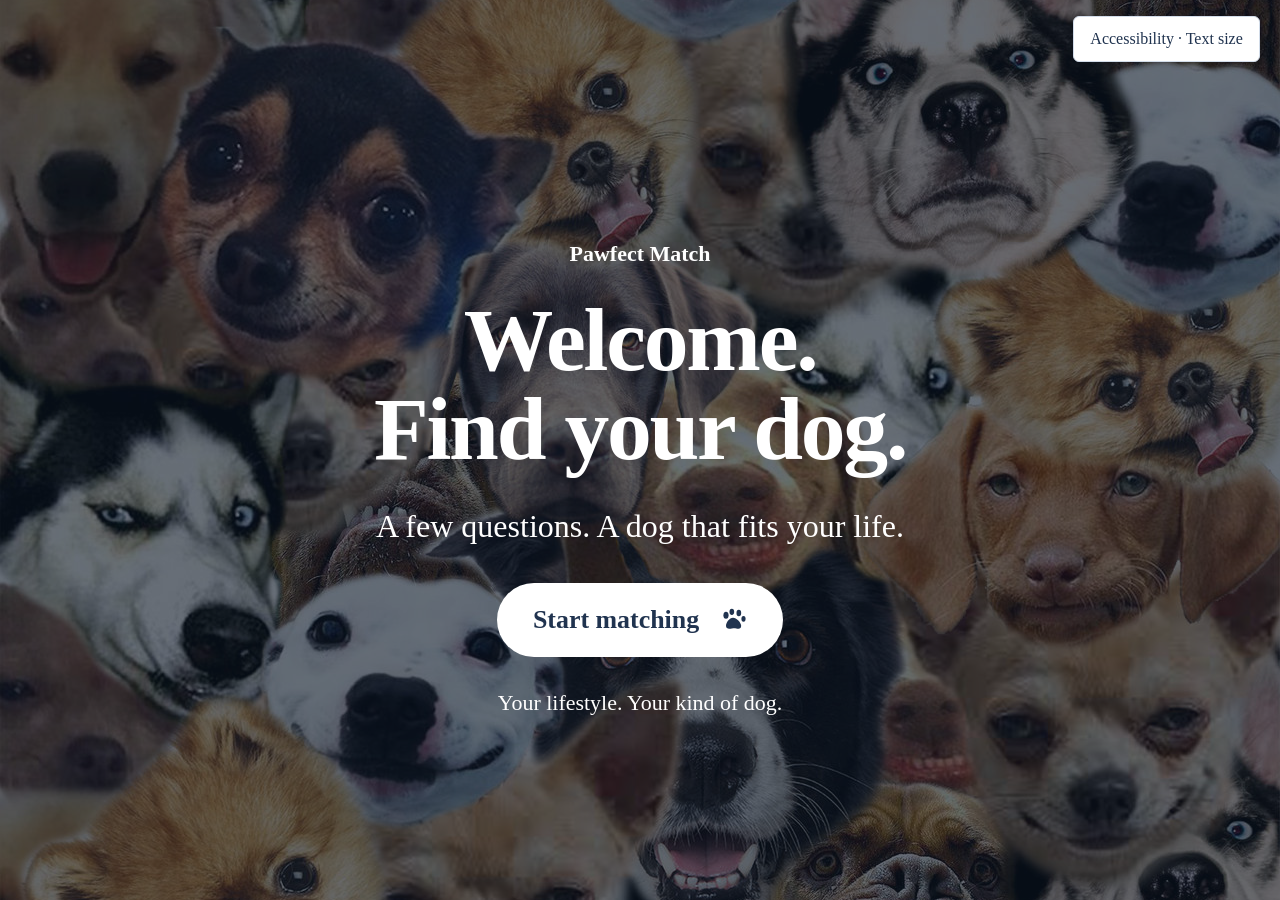
<file: public/index.html>
<!doctype html><html lang="en"><head><meta charset="utf-8"><meta name="viewport" content="width=device-width,initial-scale=1"><meta name="description" content="Find a dog who fits your life. Answer a few questions, swipe through dogs, save favorites, and compare your top picks."><title>Pawfect Match · Find your kind of dog</title><link rel="stylesheet" href="experience.css?v=70"><script type="module" src="experience.js?v=72"></script></head><body>
<a class="skip" href="#main">Skip to content</a>
<div class="mobile-header"><a class="wordmark" href="#welcome">Pawfect Match<span>.</span></a><button id="menu-toggle" aria-expanded="false" aria-controls="sidebar">Menu</button></div>
<aside id="sidebar" class="sidebar"><a class="wordmark" href="#welcome">Pawfect<br>Match<span>.</span></a><nav aria-label="Main navigation"><a href="#quiz" data-route="quiz">Your questionnaire <span id="nav-progress"></span></a><a href="#discover" data-route="discover">Swipe dogs</a><a href="#dogs" data-route="dogs">Your dogs</a><a href="#shortlist" data-route="shortlist">Final dogs <span id="nav-favorites"></span></a><a href="#compare" data-route="compare">Compare <span id="nav-compare"></span></a></nav><div class="sidebar-foot"><button id="settings-open">Accessibility &amp; settings</button><button id="theme-toggle" aria-pressed="false"></button><button id="credits-open">Scoring &amp; photo credits</button><p>Answers stay on this device.</p></div></aside>
<main id="main" tabindex="-1"><section id="screen"></section></main>
<dialog id="dog-dialog" aria-labelledby="dog-dialog-title"><div id="dog-dialog-content"></div></dialog>
<dialog id="pick-dialog" aria-labelledby="pick-title"><div id="confetti" aria-hidden="true"></div><div class="dialog-header"><h2 id="pick-title"></h2><button data-close="pick-dialog">Close</button></div><p id="pick-copy"></p><img id="pick-photo" alt=""><div class="dialog-actions"><button id="confirm-pick" class="primary">Mark as top pick</button><button data-close="pick-dialog">Keep exploring</button></div></dialog>
<dialog id="settings-dialog" aria-labelledby="settings-title"><div class="dialog-header"><h2 id="settings-title">Make it comfortable.</h2><button data-close="settings-dialog">Close</button></div><p>Your preferences are saved on this device.</p><button id="settings-theme">Switch to dark mode</button><h3>Text size</h3><div class="font-controls"><button id="smaller" aria-label="Make text smaller">A−</button><output id="font-size" aria-live="polite">100%</output><button id="larger" aria-label="Make text larger">A+</button></div><button id="reset-size">Reset text size</button><label class="check"><input type="checkbox" id="motion"> Reduce animation</label><section class="reset-area"><h3>Your answers</h3><p>Start the questionnaire again and keep your saved dogs.</p><button class="answer-action" data-reset-answers>Reset answers</button></section><section class="reset-area"><h3>A fresh start</h3><p>Clear your answers, favorites, comparison, and top pick.</p><button id="reset-open">Reset questionnaire &amp; dogs</button></section></dialog>
<dialog id="answers-reset-dialog" aria-labelledby="answers-reset-title"><div class="dialog-header"><h2 id="answers-reset-title">Reset your answers?</h2></div><p>This clears your questionnaire and starts a fresh swipe round. Your favorites, comparison selections, top pick, and appearance settings are kept.</p><div class="dialog-actions"><button id="answers-reset-confirm" class="primary">Yes, reset answers</button><button data-close="answers-reset-dialog" autofocus>Keep my answers</button></div></dialog>
<dialog id="reset-dialog" aria-labelledby="reset-title"><h2 id="reset-title">Start fresh?</h2><p>This clears its answers, favorites, comparison, and top pick. Your appearance settings will be kept.</p><div class="dialog-actions"><button id="reset-confirm" class="primary">Yes, start fresh</button><button data-close="reset-dialog">Keep my choices</button></div></dialog>
<dialog id="credits-dialog" aria-labelledby="credits-title"><div class="dialog-header"><h2 id="credits-title">Behind the matches</h2><button data-close="credits-dialog">Close</button></div><div id="credits-content"><details><summary>How scoring works &amp; sources</summary><p>Scores combine activity, enrichment, space, size, grooming, shedding, and experience with your selected coat and household preferences. Default weights are activity 25, enrichment 15, space 10, size 15, grooming 15, shedding 10, and experience 10. A coat preference adds weight 30; children and pets add 15 each when selected; quieter dogs, visitor sociability, and less drool add 10 each when selected. Your priority doubles its relevant base weights, then the score is normalized. Household and coat traits are authored teaching estimates, not safety guarantees or official breed ratings. Strong profile fit means at least 85% with no modeled gaps; scores of at least 70% with gaps are labeled good fit with trade-offs. Lower scores or less than half the activity or training target are labeled needs changes to fit. Fluffy-only and shorter-coat-only choices filter the live shortlist and swipe deck; the full catalog remains available with mismatches labeled. Coat fullness 0 means sleek, 1 short/wiry, 2 full/feathered, and 3 very full/curly. Grooming can change appearance.</p><p>Numerical profiles are authored teaching estimates, not AKC ratings. General breed descriptions are informed by the American Kennel Club: <a href="https://www.akc.org/dog-breeds/havanese/">Havanese</a>, <a href="https://www.akc.org/dog-breeds/whippet/">Whippet</a>, <a href="https://www.akc.org/dog-breeds/Labrador-retriever/">Labrador Retriever</a>, <a href="https://www.akc.org/dog-breeds/poodle-standard/">Standard Poodle</a>, <a href="https://www.akc.org/dog-breeds/border-collie/">Border Collie</a>, and <a href="https://www.akc.org/dog-breeds/greyhound/">Greyhound</a>. Additional profiles: <a href="https://www.akc.org/dog-breeds/samoyed/">Samoyed</a>, <a href="https://www.petmd.com/dog/breeds/aussiedoodle">Aussiedoodle</a>, <a href="https://www.akc.org/dog-breeds/golden-retriever/">Golden Retriever</a>, <a href="https://www.petmd.com/dog/breeds/goldendoodle">Goldendoodle</a>, <a href="https://vcahospitals.com/know-your-pet/jack-russell-terrier">Jack Russell Terrier</a>, <a href="https://www.akc.org/dog-breeds/beagle/">Beagle</a>, <a href="https://www.akc.org/dog-breeds/boxer/">Boxer</a>, <a href="https://www.akc.org/dog-breeds/dachshund/">Dachshund</a>, <a href="https://www.akc.org/dog-breeds/chihuahua/">Chihuahua</a>, <a href="https://www.akc.org/dog-breeds/shih-tzu/">Shih Tzu</a>, <a href="https://www.akc.org/dog-breeds/maltese/">Maltese</a>, <a href="https://www.akc.org/dog-breeds/bichon-frise/">Bichon Frise</a>, <a href="https://www.akc.org/dog-breeds/pomeranian/">Pomeranian</a>, <a href="https://www.akc.org/dog-breeds/yorkshire-terrier/">Yorkshire Terrier</a>, <a href="https://www.akc.org/dog-breeds/miniature-schnauzer/">Miniature Schnauzer</a>, <a href="https://www.akc.org/dog-breeds/pembroke-welsh-corgi/">Pembroke Welsh Corgi</a>, <a href="https://www.akc.org/dog-breeds/shiba-inu/">Shiba Inu</a>, <a href="https://www.akc.org/dog-breeds/siberian-husky/">Siberian Husky</a>, <a href="https://www.akc.org/dog-breeds/alaskan-malamute/">Alaskan Malamute</a>, <a href="https://www.akc.org/dog-breeds/german-shepherd-dog/">German Shepherd</a>, <a href="https://www.akc.org/dog-breeds/australian-shepherd/">Australian Shepherd</a>, <a href="https://www.akc.org/dog-breeds/bernese-mountain-dog/">Bernese Mountain Dog</a>, <a href="https://www.akc.org/dog-breeds/newfoundland/">Newfoundland</a>, <a href="https://www.akc.org/dog-breeds/great-pyrenees/">Great Pyrenees</a>, <a href="https://www.akc.org/dog-breeds/saint-bernard/">Saint Bernard</a>, <a href="https://www.akc.org/dog-breeds/great-dane/">Great Dane</a>, <a href="https://www.akc.org/dog-breeds/doberman-pinscher/">Doberman Pinscher</a>, <a href="https://www.akc.org/dog-breeds/rottweiler/">Rottweiler</a>, <a href="https://www.akc.org/dog-breeds/dalmatian/">Dalmatian</a>, <a href="https://www.akc.org/dog-breeds/vizsla/">Vizsla</a>, <a href="https://www.akc.org/dog-breeds/weimaraner/">Weimaraner</a>, <a href="https://www.akc.org/dog-breeds/english-cocker-spaniel/">English Cocker Spaniel</a>, <a href="https://www.akc.org/dog-breeds/english-springer-spaniel/">English Springer Spaniel</a>, <a href="https://www.akc.org/dog-breeds/cavalier-king-charles-spaniel/">Cavalier King Charles Spaniel</a>, <a href="https://www.akc.org/dog-breeds/papillon/">Papillon</a>, <a href="https://www.akc.org/dog-breeds/boston-terrier/">Boston Terrier</a>, <a href="https://www.akc.org/dog-breeds/french-bulldog/">French Bulldog</a>, <a href="https://www.akc.org/dog-breeds/bulldog/">Bulldog</a>, <a href="https://www.akc.org/dog-breeds/pug/">Pug</a>, <a href="https://www.akc.org/dog-breeds/poodle-miniature/">Miniature Poodle</a>, <a href="https://www.akc.org/dog-breeds/poodle-toy/">Toy Poodle</a>, <a href="https://www.akc.org/dog-breeds/border-terrier/">Border Terrier</a>, <a href="https://www.akc.org/dog-breeds/west-highland-white-terrier/">West Highland White Terrier</a>, <a href="https://www.akc.org/dog-breeds/scottish-terrier/">Scottish Terrier</a>, <a href="https://www.akc.org/dog-breeds/shetland-sheepdog/">Shetland Sheepdog</a>. Coat and household traits are simplified teaching estimates. Terrier is represented by a Jack Russell Terrier; doodle size and coat traits vary. Reviewed October 20, 2026.</p><p>Dog photographs from Wikimedia Commons and one user-provided Aussiedoodle photo; displayed crops may differ from originals. Source pages retain original files and license details:</p><ul><li><a href="https://commons.wikimedia.org/wiki/File:A_havanese_dog_in_Finland.jpg">A havanese dog in Finland.jpg</a> — ThePointyHatGnome · <a href="http://creativecommons.org/publicdomain/zero/1.0/deed.en">CC0</a>.</li><li><a href="https://commons.wikimedia.org/wiki/File:DSC09611a_Search_and_Rescue_Dog,_Austrian_Red_Cross_Perchtoldsdorf,_2024-10.jpg">DSC09611a Search and Rescue Dog, Austrian Red Cross Perchtoldsdorf, 2024-10.jpg</a> — Aciarium · <a href="https://creativecommons.org/licenses/by/4.0">CC BY 4.0</a>.</li><li><a href="https://commons.wikimedia.org/wiki/File:Border_Collie_with_Heterochromia_2.jpg">Border Collie with Heterochromia 2.jpg</a> — 7575u · <a href="https://creativecommons.org/licenses/by-sa/4.0">CC BY-SA 4.0</a>.</li><li><a href="https://commons.wikimedia.org/wiki/File:Standard_Poodle_portrait.jpg">Standard Poodle portrait.jpg</a> — Flickr user John Leslie · <a href="https://creativecommons.org/licenses/by/2.0">CC BY 2.0</a>.</li><li><a href="https://commons.wikimedia.org/wiki/File:Whippet_profil_rybnik_-_kamien_p.jpg">Whippet profil rybnik - kamien p.jpg</a> — Pleple2000 · <a href="https://creativecommons.org/licenses/by-sa/4.0">CC BY-SA 4.0</a>.</li><li><a href="https://commons.wikimedia.org/wiki/File:A_greyhound_displays_a_martingale_collar.jpg">A greyhound displays a martingale collar.jpg</a> — Supreme Chungus · <a href="https://creativecommons.org/licenses/by-sa/4.0">CC BY-SA 4.0</a>.</li><li><a href="https://commons.wikimedia.org/wiki/File:Samoyed_dog_two_year_old_female_dllu.jpg">Samoyed dog two year old female dllu.jpg</a> — Dllu · <a href="https://creativecommons.org/licenses/by-sa/4.0">CC BY-SA 4.0</a>.</li><li><a href="https://commons.wikimedia.org/wiki/File:D%C3%BClmen,_Hausd%C3%BClmen,_Golden_Retriever_--_2022_--_5945.jpg">Dülmen, Hausdülmen, Golden Retriever -- 2022 -- 5945.jpg</a> — Dietmar Rabich · <a href="https://creativecommons.org/licenses/by-sa/4.0">CC BY-SA 4.0</a>.</li><li><a href="https://commons.wikimedia.org/wiki/File:Goldendoodle_(Chase_Bohannon).png">Goldendoodle (Chase Bohannon).png</a> — Chase Bohannon · <a href="http://creativecommons.org/publicdomain/zero/1.0/deed.en">CC0</a>.</li><li><a href="https://commons.wikimedia.org/wiki/File:Skipper_Jack_Russell_Terrier.JPG">Skipper Jack Russell Terrier.JPG</a> — DuncanMcC · Public domain.</li><li>Aussiedoodle: photo provided by the user and used at their request.</li><li><a href="https://commons.wikimedia.org/wiki/File:Beagle_600.jpg">Beagle 600.jpg</a> — See source · <a href="http://creativecommons.org/licenses/by-sa/3.0/">CC BY-SA 3.0</a>.</li><li><a href="https://commons.wikimedia.org/wiki/File:Male_fawn_Boxer_undocked.jpg">Male fawn Boxer undocked.jpg</a> — Mood210 · <a href="https://creativecommons.org/licenses/by-sa/3.0">CC BY-SA 3.0</a>.</li><li><a href="https://commons.wikimedia.org/wiki/File:%EB%8B%A5%EC%8A%A4%ED%9B%88%ED%8A%B8(%EB%8B%A8%EB%AA%A8%EC%A2%85)_(Dachshund_(Short)).jpg">닥스훈트(단모종) (Dachshund (Short)).jpg</a> — Katemil94 · <a href="https://creativecommons.org/licenses/by-sa/4.0">CC BY-SA 4.0</a>.</li><li><a href="https://commons.wikimedia.org/wiki/File:Shihtzu_(cropped).jpg">Shihtzu (cropped).jpg</a> — Canino21 · Public domain.</li><li><a href="https://commons.wikimedia.org/wiki/File:Maltese_600.jpg">Maltese 600.jpg</a> — Sannse · <a href="http://creativecommons.org/licenses/by-sa/3.0/">CC BY-SA 3.0</a>.</li><li><a href="https://commons.wikimedia.org/wiki/File:Bichon_Fris%C3%A9_-_studdogbichon.jpg">Bichon Frisé - studdogbichon.jpg</a> — Heike Andres · <a href="https://creativecommons.org/licenses/by-sa/3.0/de/deed.en">CC BY-SA 3.0 de</a>.</li><li><a href="https://commons.wikimedia.org/wiki/File:Pomeranian.JPG">Pomeranian.JPG</a> — Blackoranges · Public domain.</li><li><a href="https://commons.wikimedia.org/wiki/File:(2_version)_Grupp_3,_YORKSHIRETERRIER,_NO_UCH_SE_UCH_Oxzar_Amazing_Bel%E2%80%99s_Toffy_(24310212305).jpg">(2 version) Grupp 3, YORKSHIRETERRIER, NO UCH SE UCH Oxzar Amazing Bel’s Toffy (24310212305).jpg</a> — Svenska Mässan from Sweden · <a href="https://creativecommons.org/licenses/by-sa/4.0">CC BY-SA 4.0</a>.</li><li><a href="https://commons.wikimedia.org/wiki/File:Miniature_Schnauzer_salt_%26_pepper_(cropped).jpg">Miniature Schnauzer salt &amp; pepper (cropped).jpg</a> — Canarian · <a href="https://creativecommons.org/licenses/by-sa/3.0">CC BY-SA 3.0</a>.</li><li><a href="https://commons.wikimedia.org/wiki/File:Welsh_Pembroke_Corgi.jpg">Welsh Pembroke Corgi.jpg</a> — Dog breed facts · <a href="https://creativecommons.org/licenses/by-sa/4.0">CC BY-SA 4.0</a>.</li><li><a href="https://commons.wikimedia.org/wiki/File:Taka_Shiba.jpg">Taka Shiba.jpg</a> — Takashiba at English Wikipedia · Public domain.</li><li><a href="https://commons.wikimedia.org/wiki/File:Husky_L.jpg">Husky L.jpg</a> — xJaM (talk · contribs) · <a href="http://creativecommons.org/licenses/by-sa/3.0/">CC BY-SA 3.0</a>.</li><li><a href="https://commons.wikimedia.org/wiki/File:Alaskan_Malamute.jpg">Alaskan Malamute.jpg</a> — SCMW · <a href="https://creativecommons.org/licenses/by/3.0">CC BY 3.0</a>.</li><li><a href="https://commons.wikimedia.org/wiki/File:German_Shepherd_-_DSC_0346_(10096362833).jpg">German Shepherd - DSC 0346 (10096362833).jpg</a> — gomagoti · <a href="https://creativecommons.org/licenses/by-sa/2.5">CC BY-SA 2.5</a>.</li><li><a href="https://commons.wikimedia.org/wiki/File:Australian_Shepherd_red_bi.JPG">Australian Shepherd red bi.JPG</a> — Trickdog-Fina · <a href="https://creativecommons.org/licenses/by-sa/3.0">CC BY-SA 3.0</a>.</li><li><a href="https://commons.wikimedia.org/wiki/File:3-BerneseMountainDogInGrass.jpg">3-BerneseMountainDogInGrass.jpg</a> — FriendlyToaster · <a href="https://creativecommons.org/licenses/by/4.0">CC BY 4.0</a>.</li><li><a href="https://commons.wikimedia.org/wiki/File:Newfoundland_dog_Smoky.jpg">Newfoundland dog Smoky.jpg</a> — Flickr user DanDee Shots · <a href="https://creativecommons.org/licenses/by/2.0">CC BY 2.0</a>.</li><li><a href="https://commons.wikimedia.org/wiki/File:Great_Pyrenees_Mountain_Dog_2.png">Great Pyrenees Mountain Dog 2.png</a> — HeartSpoon · <a href="https://creativecommons.org/licenses/by-sa/4.0">CC BY-SA 4.0</a>.</li><li><a href="https://commons.wikimedia.org/wiki/File:Hummel_Vedor_vd_Robandahoeve.jpg">Hummel Vedor vd Robandahoeve.jpg</a> — Blanky · <a href="https://creativecommons.org/licenses/by-sa/3.0">CC BY-SA 3.0</a>.</li><li><a href="https://commons.wikimedia.org/wiki/File:Dog_niemiecki_%C5%BC%C3%B3%C5%82ty_LM980.jpg">Dog niemiecki żółty LM980.jpg</a> — Lilly M · <a href="https://creativecommons.org/licenses/by-sa/2.5">CC BY-SA 2.5</a>.</li><li><a href="https://commons.wikimedia.org/wiki/File:Dobermann_handling.jpg">Dobermann handling.jpg</a> — Miroslav Cacik · Copyrighted free use.</li><li><a href="https://commons.wikimedia.org/wiki/File:Rottweiler_standing_facing_left.jpg">Rottweiler standing facing left.jpg</a> — Dr. Manfred Herrmann Allgemeiner Deutscher Rottweiler-Klub (ADRK) e.V. http://www.ADRK.de · <a href="http://creativecommons.org/licenses/by-sa/3.0/">CC BY-SA 3.0</a>.</li><li><a href="https://commons.wikimedia.org/wiki/File:Sun_Dog_Dalmatian.jpg">Sun Dog Dalmatian.jpg</a> — Bradlien · <a href="https://creativecommons.org/licenses/by-sa/4.0">CC BY-SA 4.0</a>.</li><li><a href="https://commons.wikimedia.org/wiki/File:Wy%C5%BCe%C5%82_w%C4%99gierski_g%C5%82adkow%C5%82osy_500.jpg">Wyżeł węgierski gładkowłosy 500.jpg</a> — Pleple2000 · <a href="http://creativecommons.org/licenses/by-sa/3.0/">CC BY-SA 3.0</a>.</li><li><a href="https://commons.wikimedia.org/wiki/File:Weimaraner_Freika-2.jpg">Weimaraner Freika-2.jpg</a> — Rufus46 · <a href="https://creativecommons.org/licenses/by-sa/3.0">CC BY-SA 3.0</a>.</li><li><a href="https://commons.wikimedia.org/wiki/File:%22Bill%22_-_Cocker_spaniel_anglais_2.JPG">&quot;Bill&quot; - Cocker spaniel anglais 2.JPG</a> — Jean-Pol GRANDMONT · <a href="https://creativecommons.org/licenses/by/4.0">CC BY 4.0</a>.</li><li><a href="https://commons.wikimedia.org/wiki/File:Springer_Spaniel_Wide_Shot.jpg">Springer Spaniel Wide Shot.jpg</a> — Ratsniffer · <a href="http://creativecommons.org/publicdomain/zero/1.0/deed.en">CC0</a>.</li><li><a href="https://commons.wikimedia.org/wiki/File:CarterBIS.Tiki.13.6.09.jpg">CarterBIS.Tiki.13.6.09.jpg</a> — Andreweatock · <a href="https://creativecommons.org/licenses/by-sa/3.0">CC BY-SA 3.0</a>.</li><li><a href="https://commons.wikimedia.org/wiki/File:Outdoor_Continental_Toy_Spaniel_Papillon.jpeg">Outdoor Continental Toy Spaniel Papillon.jpeg</a> — Gvdmoort · <a href="https://creativecommons.org/licenses/by-sa/3.0">CC BY-SA 3.0</a>.</li><li><a href="https://commons.wikimedia.org/wiki/File:Boston-terrier-carlos-de.JPG">Boston-terrier-carlos-de.JPG</a> — Andreas Schlaugat · <a href="https://creativecommons.org/licenses/by/3.0">CC BY 3.0</a>.</li><li><a href="https://commons.wikimedia.org/wiki/File:2008-07-28_Dog_at_Frolick_Field.jpg">2008-07-28 Dog at Frolick Field.jpg</a> — Ildar Sagdejev (Specious) · <a href="https://creativecommons.org/licenses/by-sa/4.0">CC BY-SA 4.0</a>.</li><li><a href="https://commons.wikimedia.org/wiki/File:English_Bulldog_-Dog-220489-1280_(cropped).jpg">English Bulldog -Dog-220489-1280 (cropped).jpg</a> — https://pixabay.com/pt/users/kaz-19203/ · <a href="http://creativecommons.org/publicdomain/zero/1.0/deed.en">CC0</a>.</li><li><a href="https://commons.wikimedia.org/wiki/File:Mops_oct09_cropped2.jpg">Mops oct09 cropped2.jpg</a> — Mops_oct09.jpg: Dagur Brynjólfsson from Hafnarfjordur, Iceland;

derivative work: Anka Friedrich · <a href="https://creativecommons.org/licenses/by-sa/2.0">CC BY-SA 2.0</a>.</li><li><a href="https://commons.wikimedia.org/wiki/File:Border_terrier_whiskey.jpg">Border terrier whiskey.jpg</a> — Multimotyl · <a href="https://creativecommons.org/licenses/by-sa/3.0">CC BY-SA 3.0</a>.</li><li><a href="https://commons.wikimedia.org/wiki/File:West_Highland_White_Terrier_Krakow.jpg">West Highland White Terrier Krakow.jpg</a> — Christopher Walker from Krakow, Poland · <a href="https://creativecommons.org/licenses/by/2.0">CC BY 2.0</a>.</li><li><a href="https://commons.wikimedia.org/wiki/File:Scottish_Terrier_Photo_of_Face.jpg">Scottish Terrier Photo of Face.jpg</a> — Elise Carroll · <a href="https://creativecommons.org/licenses/by-sa/4.0">CC BY-SA 4.0</a>.</li><li><a href="https://commons.wikimedia.org/wiki/File:Shetland_Sheepdog_sable.jpg">Shetland Sheepdog sable.jpg</a> — Flickr user nickobec (Nick Cowie) · <a href="https://creativecommons.org/licenses/by-sa/2.0">CC BY-SA 2.0</a>.</li><li><a href="https://commons.wikimedia.org/wiki/File:Head_Miniature_Poodle_Mysore_May24_A7CR_00091.jpg">Head Miniature Poodle Mysore May24 A7CR 00091.jpg</a> —


This Photo was taken by Timothy A. Gonsalves.  Feel free to use my photos, but please mention me as the author.  I would much appreciate if you send me an email tagooty@yahoo.com or write on my talk page, for my information.  Please contact me before commercial use.



Please do not upload an edited image here without consulting me.  I would like to make corrections only at my own source to ensure that the changes improve the image and are preserved.Otherwise you may upload an edited image with a new name. Please use one of the templates derivative or extract.
 · <a href="https://creativecommons.org/licenses/by-sa/4.0">CC BY-SA 4.0</a>.</li><li><a href="https://commons.wikimedia.org/wiki/File:Toy_Poodle_wearing_clothes_in_Tokyo.jpg">Toy Poodle wearing clothes in Tokyo.jpg</a> — Basile Morin · <a href="https://creativecommons.org/licenses/by-sa/4.0">CC BY-SA 4.0</a>.</li><li><a href="https://commons.wikimedia.org/wiki/File:Black_Shorthair_Chihuahua.jpg">Black Shorthair Chihuahua.jpg</a> — Dudechihuahua · <a href="http://creativecommons.org/publicdomain/zero/1.0/deed.en">CC0</a>.</li></ul><p>Discovery combines overall profile fit (85%) with learned preferences (15%). Likes favor similar coat appearance, size, and activity; passes favor different traits. Learning strengthens over the first three choices. Only dogs matching your coat filter enter the live shortlist and swipe deck. Each matching type appears at most once per round. Changing a filter preserves previous choices. Restart clears swipe learning but retains favorites.</p><p>Typography: Times New Roman, using the font installed on your device.</p></details></div></dialog>
<noscript><p>Pawfect Match needs JavaScript for the questionnaire, swiping, and saved choices. Please enable JavaScript to use the matcher.</p></noscript>
<div id="toast" role="status" hidden></div>
</body></html>
</file>
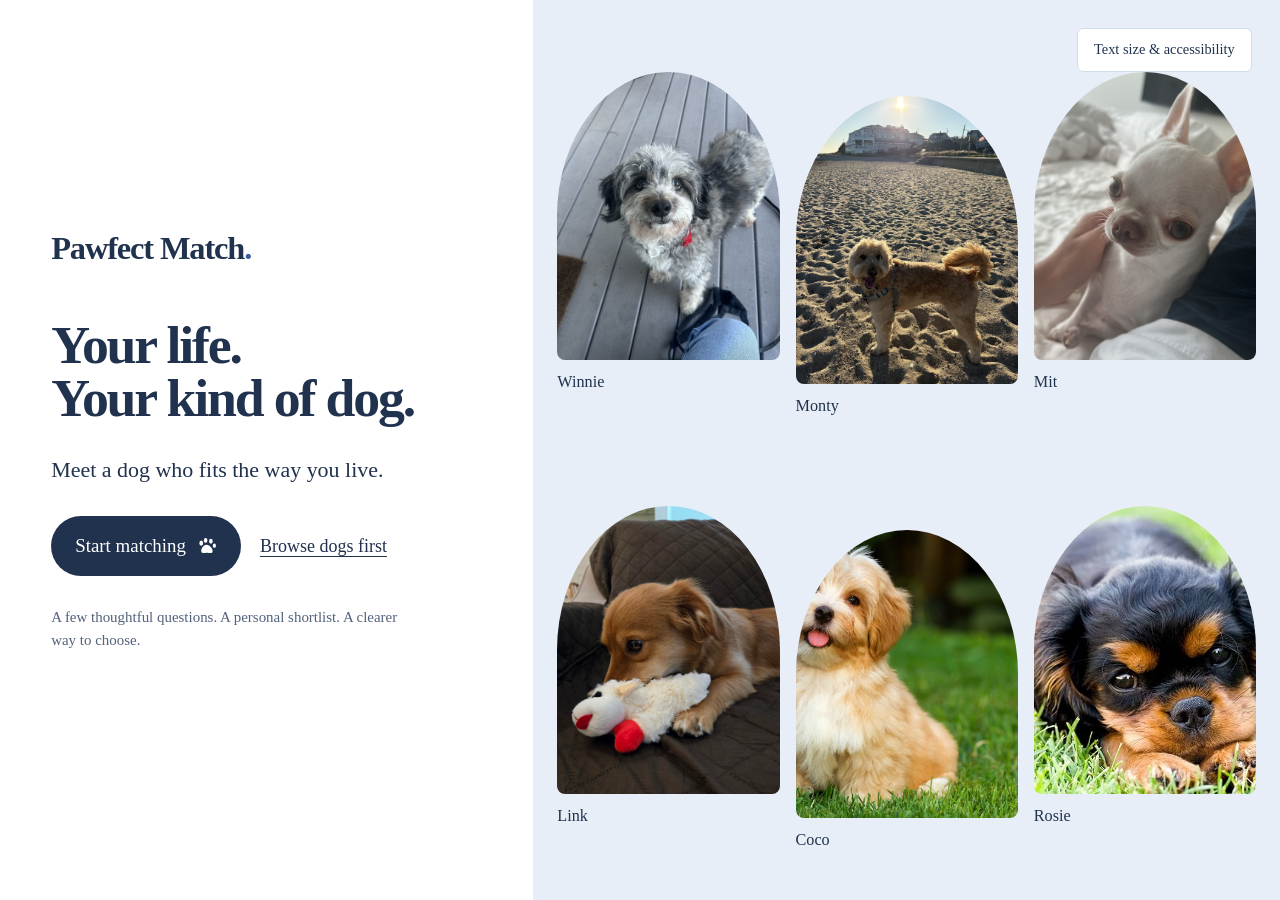
<file: public/prototype/index.html>
<!doctype html><html lang="en"><head><meta charset="utf-8"><meta name="viewport" content="width=device-width,initial-scale=1"><meta name="description" content="A new Pawfect Match prototype: one question at a time, a personal dog library, and clear side-by-side comparisons."><title>Pawfect Match · New prototype</title><link rel="stylesheet" href="experience.css?v=9"><script type="module" src="experience.js?v=72"></script></head><body>
<a class="skip" href="#main">Skip to content</a>
<div class="mobile-header"><a class="wordmark" href="#welcome">Pawfect Match<span>.</span></a><button id="menu-toggle" aria-expanded="false" aria-controls="sidebar">Menu</button></div>
<aside id="sidebar" class="sidebar"><a class="wordmark" href="#welcome">Pawfect<br>Match<span>.</span></a><span class="prototype-note">New prototype</span><nav aria-label="Main navigation"><a href="#quiz" data-route="quiz">Your questionnaire <span id="nav-progress"></span></a><a href="#dogs" data-route="dogs">Your dogs</a><a href="#discover" data-route="discover">Discover</a><a href="#compare" data-route="compare">Compare <span id="nav-compare"></span></a></nav><div class="sidebar-foot"><button id="settings-open">Accessibility &amp; settings</button><button id="theme-toggle" aria-pressed="false"></button><button id="credits-open">Scoring &amp; photo credits</button><a href="../">Main website ↗</a><p>Answers stay on this device.</p></div></aside>
<main id="main" tabindex="-1"><section id="screen"></section></main>
<dialog id="dog-dialog" aria-labelledby="dog-dialog-title"><div id="dog-dialog-content"></div></dialog>
<dialog id="pick-dialog" aria-labelledby="pick-title"><div id="confetti" aria-hidden="true"></div><div class="dialog-header"><h2 id="pick-title"></h2><button data-close="pick-dialog">Close</button></div><p id="pick-copy"></p><img id="pick-photo" alt=""><div class="dialog-actions"><button id="confirm-pick" class="primary">Mark as top pick</button><button data-close="pick-dialog">Keep exploring</button></div></dialog>
<dialog id="settings-dialog" aria-labelledby="settings-title"><div class="dialog-header"><h2 id="settings-title">Make it comfortable.</h2><button data-close="settings-dialog">Close</button></div><p>These preferences are saved for this prototype.</p><button id="settings-theme">Switch to dark mode</button><h3>Text size</h3><div class="font-controls"><button id="smaller" aria-label="Make text smaller">A−</button><output id="font-size" aria-live="polite">100%</output><button id="larger" aria-label="Make text larger">A+</button></div><button id="reset-size">Reset text size</button><label class="check"><input type="checkbox" id="motion"> Reduce animation</label><section class="reset-area"><h3>A fresh start</h3><p>Clear this prototype’s answers, favorites, comparison, and top pick.</p><button id="reset-open">Reset questionnaire &amp; dogs</button></section></dialog>
<dialog id="reset-dialog" aria-labelledby="reset-title"><h2 id="reset-title">Start fresh in this prototype?</h2><p>This clears its answers, favorites, comparison, and top pick. Your main website’s saved data stays separate.</p><div class="dialog-actions"><button id="reset-confirm" class="primary">Yes, start fresh</button><button data-close="reset-dialog">Keep my choices</button></div></dialog>
<dialog id="credits-dialog" aria-labelledby="credits-title"><div class="dialog-header"><h2 id="credits-title">Behind the matches</h2><button data-close="credits-dialog">Close</button></div><div id="credits-content"><details><summary>How scoring works &amp; sources</summary><p>Scores combine activity, enrichment, space, size, grooming, shedding, and experience with your selected coat and household preferences. Default weights are activity 25, enrichment 15, space 10, size 15, grooming 15, shedding 10, and experience 10. A coat preference adds weight 30; children and pets add 15 each when selected; quieter dogs, visitor sociability, and less drool add 10 each when selected. Your priority doubles its relevant base weights, then the score is normalized. Household and coat traits are authored teaching estimates, not safety guarantees or official breed ratings. Strong profile fit means at least 85% with no modeled gaps; scores of at least 70% with gaps are labeled good fit with trade-offs. Lower scores or less than half the activity or training target are labeled needs changes to fit. Fluffy-only and shorter-coat-only choices filter the live shortlist and swipe deck; the full catalog remains available with mismatches labeled. Coat fullness 0 means sleek, 1 short/wiry, 2 full/feathered, and 3 very full/curly. Grooming can change appearance.</p><p>Numerical profiles are authored teaching estimates, not AKC ratings. General breed descriptions are informed by the American Kennel Club: <a href="https://www.akc.org/dog-breeds/havanese/">Havanese</a>, <a href="https://www.akc.org/dog-breeds/whippet/">Whippet</a>, <a href="https://www.akc.org/dog-breeds/Labrador-retriever/">Labrador Retriever</a>, <a href="https://www.akc.org/dog-breeds/poodle-standard/">Standard Poodle</a>, <a href="https://www.akc.org/dog-breeds/border-collie/">Border Collie</a>, and <a href="https://www.akc.org/dog-breeds/greyhound/">Greyhound</a>. Additional profiles: <a href="https://www.akc.org/dog-breeds/samoyed/">Samoyed</a>, <a href="https://www.petmd.com/dog/breeds/aussiedoodle">Aussiedoodle</a>, <a href="https://www.akc.org/dog-breeds/golden-retriever/">Golden Retriever</a>, <a href="https://www.petmd.com/dog/breeds/goldendoodle">Goldendoodle</a>, <a href="https://vcahospitals.com/know-your-pet/jack-russell-terrier">Jack Russell Terrier</a>, <a href="https://www.akc.org/dog-breeds/beagle/">Beagle</a>, <a href="https://www.akc.org/dog-breeds/boxer/">Boxer</a>, <a href="https://www.akc.org/dog-breeds/dachshund/">Dachshund</a>, <a href="https://www.akc.org/dog-breeds/chihuahua/">Chihuahua</a>, <a href="https://www.akc.org/dog-breeds/shih-tzu/">Shih Tzu</a>, <a href="https://www.akc.org/dog-breeds/maltese/">Maltese</a>, <a href="https://www.akc.org/dog-breeds/bichon-frise/">Bichon Frise</a>, <a href="https://www.akc.org/dog-breeds/pomeranian/">Pomeranian</a>, <a href="https://www.akc.org/dog-breeds/yorkshire-terrier/">Yorkshire Terrier</a>, <a href="https://www.akc.org/dog-breeds/miniature-schnauzer/">Miniature Schnauzer</a>, <a href="https://www.akc.org/dog-breeds/pembroke-welsh-corgi/">Pembroke Welsh Corgi</a>, <a href="https://www.akc.org/dog-breeds/shiba-inu/">Shiba Inu</a>, <a href="https://www.akc.org/dog-breeds/siberian-husky/">Siberian Husky</a>, <a href="https://www.akc.org/dog-breeds/alaskan-malamute/">Alaskan Malamute</a>, <a href="https://www.akc.org/dog-breeds/german-shepherd-dog/">German Shepherd</a>, <a href="https://www.akc.org/dog-breeds/australian-shepherd/">Australian Shepherd</a>, <a href="https://www.akc.org/dog-breeds/bernese-mountain-dog/">Bernese Mountain Dog</a>, <a href="https://www.akc.org/dog-breeds/newfoundland/">Newfoundland</a>, <a href="https://www.akc.org/dog-breeds/great-pyrenees/">Great Pyrenees</a>, <a href="https://www.akc.org/dog-breeds/saint-bernard/">Saint Bernard</a>, <a href="https://www.akc.org/dog-breeds/great-dane/">Great Dane</a>, <a href="https://www.akc.org/dog-breeds/doberman-pinscher/">Doberman Pinscher</a>, <a href="https://www.akc.org/dog-breeds/rottweiler/">Rottweiler</a>, <a href="https://www.akc.org/dog-breeds/dalmatian/">Dalmatian</a>, <a href="https://www.akc.org/dog-breeds/vizsla/">Vizsla</a>, <a href="https://www.akc.org/dog-breeds/weimaraner/">Weimaraner</a>, <a href="https://www.akc.org/dog-breeds/english-cocker-spaniel/">English Cocker Spaniel</a>, <a href="https://www.akc.org/dog-breeds/english-springer-spaniel/">English Springer Spaniel</a>, <a href="https://www.akc.org/dog-breeds/cavalier-king-charles-spaniel/">Cavalier King Charles Spaniel</a>, <a href="https://www.akc.org/dog-breeds/papillon/">Papillon</a>, <a href="https://www.akc.org/dog-breeds/boston-terrier/">Boston Terrier</a>, <a href="https://www.akc.org/dog-breeds/french-bulldog/">French Bulldog</a>, <a href="https://www.akc.org/dog-breeds/bulldog/">Bulldog</a>, <a href="https://www.akc.org/dog-breeds/pug/">Pug</a>, <a href="https://www.akc.org/dog-breeds/poodle-miniature/">Miniature Poodle</a>, <a href="https://www.akc.org/dog-breeds/poodle-toy/">Toy Poodle</a>, <a href="https://www.akc.org/dog-breeds/border-terrier/">Border Terrier</a>, <a href="https://www.akc.org/dog-breeds/west-highland-white-terrier/">West Highland White Terrier</a>, <a href="https://www.akc.org/dog-breeds/scottish-terrier/">Scottish Terrier</a>, <a href="https://www.akc.org/dog-breeds/shetland-sheepdog/">Shetland Sheepdog</a>. Coat and household traits are simplified teaching estimates. Terrier is represented by a Jack Russell Terrier; doodle size and coat traits vary. Reviewed October 20, 2026.</p><p>Dog photographs from Wikimedia Commons and one user-provided Aussiedoodle photo; displayed crops may differ from originals. Source pages retain original files and license details:</p><ul><li><a href="https://commons.wikimedia.org/wiki/File:A_havanese_dog_in_Finland.jpg">A havanese dog in Finland.jpg</a> — ThePointyHatGnome · <a href="http://creativecommons.org/publicdomain/zero/1.0/deed.en">CC0</a>.</li><li><a href="https://commons.wikimedia.org/wiki/File:DSC09611a_Search_and_Rescue_Dog,_Austrian_Red_Cross_Perchtoldsdorf,_2024-10.jpg">DSC09611a Search and Rescue Dog, Austrian Red Cross Perchtoldsdorf, 2024-10.jpg</a> — Aciarium · <a href="https://creativecommons.org/licenses/by/4.0">CC BY 4.0</a>.</li><li><a href="https://commons.wikimedia.org/wiki/File:Border_Collie_with_Heterochromia_2.jpg">Border Collie with Heterochromia 2.jpg</a> — 7575u · <a href="https://creativecommons.org/licenses/by-sa/4.0">CC BY-SA 4.0</a>.</li><li><a href="https://commons.wikimedia.org/wiki/File:Standard_Poodle_portrait.jpg">Standard Poodle portrait.jpg</a> — Flickr user John Leslie · <a href="https://creativecommons.org/licenses/by/2.0">CC BY 2.0</a>.</li><li><a href="https://commons.wikimedia.org/wiki/File:Whippet_profil_rybnik_-_kamien_p.jpg">Whippet profil rybnik - kamien p.jpg</a> — Pleple2000 · <a href="https://creativecommons.org/licenses/by-sa/4.0">CC BY-SA 4.0</a>.</li><li><a href="https://commons.wikimedia.org/wiki/File:A_greyhound_displays_a_martingale_collar.jpg">A greyhound displays a martingale collar.jpg</a> — Supreme Chungus · <a href="https://creativecommons.org/licenses/by-sa/4.0">CC BY-SA 4.0</a>.</li><li><a href="https://commons.wikimedia.org/wiki/File:Samoyed_dog_two_year_old_female_dllu.jpg">Samoyed dog two year old female dllu.jpg</a> — Dllu · <a href="https://creativecommons.org/licenses/by-sa/4.0">CC BY-SA 4.0</a>.</li><li><a href="https://commons.wikimedia.org/wiki/File:D%C3%BClmen,_Hausd%C3%BClmen,_Golden_Retriever_--_2022_--_5945.jpg">Dülmen, Hausdülmen, Golden Retriever -- 2022 -- 5945.jpg</a> — Dietmar Rabich · <a href="https://creativecommons.org/licenses/by-sa/4.0">CC BY-SA 4.0</a>.</li><li><a href="https://commons.wikimedia.org/wiki/File:Goldendoodle_(Chase_Bohannon).png">Goldendoodle (Chase Bohannon).png</a> — Chase Bohannon · <a href="http://creativecommons.org/publicdomain/zero/1.0/deed.en">CC0</a>.</li><li><a href="https://commons.wikimedia.org/wiki/File:Skipper_Jack_Russell_Terrier.JPG">Skipper Jack Russell Terrier.JPG</a> — DuncanMcC · Public domain.</li><li>Aussiedoodle: photo provided by the user and used at their request.</li><li><a href="https://commons.wikimedia.org/wiki/File:Beagle_600.jpg">Beagle 600.jpg</a> — See source · <a href="http://creativecommons.org/licenses/by-sa/3.0/">CC BY-SA 3.0</a>.</li><li><a href="https://commons.wikimedia.org/wiki/File:Male_fawn_Boxer_undocked.jpg">Male fawn Boxer undocked.jpg</a> — Mood210 · <a href="https://creativecommons.org/licenses/by-sa/3.0">CC BY-SA 3.0</a>.</li><li><a href="https://commons.wikimedia.org/wiki/File:%EB%8B%A5%EC%8A%A4%ED%9B%88%ED%8A%B8(%EB%8B%A8%EB%AA%A8%EC%A2%85)_(Dachshund_(Short)).jpg">닥스훈트(단모종) (Dachshund (Short)).jpg</a> — Katemil94 · <a href="https://creativecommons.org/licenses/by-sa/4.0">CC BY-SA 4.0</a>.</li><li><a href="https://commons.wikimedia.org/wiki/File:Shihtzu_(cropped).jpg">Shihtzu (cropped).jpg</a> — Canino21 · Public domain.</li><li><a href="https://commons.wikimedia.org/wiki/File:Maltese_600.jpg">Maltese 600.jpg</a> — Sannse · <a href="http://creativecommons.org/licenses/by-sa/3.0/">CC BY-SA 3.0</a>.</li><li><a href="https://commons.wikimedia.org/wiki/File:Bichon_Fris%C3%A9_-_studdogbichon.jpg">Bichon Frisé - studdogbichon.jpg</a> — Heike Andres · <a href="https://creativecommons.org/licenses/by-sa/3.0/de/deed.en">CC BY-SA 3.0 de</a>.</li><li><a href="https://commons.wikimedia.org/wiki/File:Pomeranian.JPG">Pomeranian.JPG</a> — Blackoranges · Public domain.</li><li><a href="https://commons.wikimedia.org/wiki/File:(2_version)_Grupp_3,_YORKSHIRETERRIER,_NO_UCH_SE_UCH_Oxzar_Amazing_Bel%E2%80%99s_Toffy_(24310212305).jpg">(2 version) Grupp 3, YORKSHIRETERRIER, NO UCH SE UCH Oxzar Amazing Bel’s Toffy (24310212305).jpg</a> — Svenska Mässan from Sweden · <a href="https://creativecommons.org/licenses/by-sa/4.0">CC BY-SA 4.0</a>.</li><li><a href="https://commons.wikimedia.org/wiki/File:Miniature_Schnauzer_salt_%26_pepper_(cropped).jpg">Miniature Schnauzer salt &amp; pepper (cropped).jpg</a> — Canarian · <a href="https://creativecommons.org/licenses/by-sa/3.0">CC BY-SA 3.0</a>.</li><li><a href="https://commons.wikimedia.org/wiki/File:Welsh_Pembroke_Corgi.jpg">Welsh Pembroke Corgi.jpg</a> — Dog breed facts · <a href="https://creativecommons.org/licenses/by-sa/4.0">CC BY-SA 4.0</a>.</li><li><a href="https://commons.wikimedia.org/wiki/File:Taka_Shiba.jpg">Taka Shiba.jpg</a> — Takashiba at English Wikipedia · Public domain.</li><li><a href="https://commons.wikimedia.org/wiki/File:Husky_L.jpg">Husky L.jpg</a> — xJaM (talk · contribs) · <a href="http://creativecommons.org/licenses/by-sa/3.0/">CC BY-SA 3.0</a>.</li><li><a href="https://commons.wikimedia.org/wiki/File:Alaskan_Malamute.jpg">Alaskan Malamute.jpg</a> — SCMW · <a href="https://creativecommons.org/licenses/by/3.0">CC BY 3.0</a>.</li><li><a href="https://commons.wikimedia.org/wiki/File:German_Shepherd_-_DSC_0346_(10096362833).jpg">German Shepherd - DSC 0346 (10096362833).jpg</a> — gomagoti · <a href="https://creativecommons.org/licenses/by-sa/2.5">CC BY-SA 2.5</a>.</li><li><a href="https://commons.wikimedia.org/wiki/File:Australian_Shepherd_red_bi.JPG">Australian Shepherd red bi.JPG</a> — Trickdog-Fina · <a href="https://creativecommons.org/licenses/by-sa/3.0">CC BY-SA 3.0</a>.</li><li><a href="https://commons.wikimedia.org/wiki/File:3-BerneseMountainDogInGrass.jpg">3-BerneseMountainDogInGrass.jpg</a> — FriendlyToaster · <a href="https://creativecommons.org/licenses/by/4.0">CC BY 4.0</a>.</li><li><a href="https://commons.wikimedia.org/wiki/File:Newfoundland_dog_Smoky.jpg">Newfoundland dog Smoky.jpg</a> — Flickr user DanDee Shots · <a href="https://creativecommons.org/licenses/by/2.0">CC BY 2.0</a>.</li><li><a href="https://commons.wikimedia.org/wiki/File:Great_Pyrenees_Mountain_Dog_2.png">Great Pyrenees Mountain Dog 2.png</a> — HeartSpoon · <a href="https://creativecommons.org/licenses/by-sa/4.0">CC BY-SA 4.0</a>.</li><li><a href="https://commons.wikimedia.org/wiki/File:Hummel_Vedor_vd_Robandahoeve.jpg">Hummel Vedor vd Robandahoeve.jpg</a> — Blanky · <a href="https://creativecommons.org/licenses/by-sa/3.0">CC BY-SA 3.0</a>.</li><li><a href="https://commons.wikimedia.org/wiki/File:Dog_niemiecki_%C5%BC%C3%B3%C5%82ty_LM980.jpg">Dog niemiecki żółty LM980.jpg</a> — Lilly M · <a href="https://creativecommons.org/licenses/by-sa/2.5">CC BY-SA 2.5</a>.</li><li><a href="https://commons.wikimedia.org/wiki/File:Dobermann_handling.jpg">Dobermann handling.jpg</a> — Miroslav Cacik · Copyrighted free use.</li><li><a href="https://commons.wikimedia.org/wiki/File:Rottweiler_standing_facing_left.jpg">Rottweiler standing facing left.jpg</a> — Dr. Manfred Herrmann Allgemeiner Deutscher Rottweiler-Klub (ADRK) e.V. http://www.ADRK.de · <a href="http://creativecommons.org/licenses/by-sa/3.0/">CC BY-SA 3.0</a>.</li><li><a href="https://commons.wikimedia.org/wiki/File:Sun_Dog_Dalmatian.jpg">Sun Dog Dalmatian.jpg</a> — Bradlien · <a href="https://creativecommons.org/licenses/by-sa/4.0">CC BY-SA 4.0</a>.</li><li><a href="https://commons.wikimedia.org/wiki/File:Wy%C5%BCe%C5%82_w%C4%99gierski_g%C5%82adkow%C5%82osy_500.jpg">Wyżeł węgierski gładkowłosy 500.jpg</a> — Pleple2000 · <a href="http://creativecommons.org/licenses/by-sa/3.0/">CC BY-SA 3.0</a>.</li><li><a href="https://commons.wikimedia.org/wiki/File:Weimaraner_Freika-2.jpg">Weimaraner Freika-2.jpg</a> — Rufus46 · <a href="https://creativecommons.org/licenses/by-sa/3.0">CC BY-SA 3.0</a>.</li><li><a href="https://commons.wikimedia.org/wiki/File:%22Bill%22_-_Cocker_spaniel_anglais_2.JPG">&quot;Bill&quot; - Cocker spaniel anglais 2.JPG</a> — Jean-Pol GRANDMONT · <a href="https://creativecommons.org/licenses/by/4.0">CC BY 4.0</a>.</li><li><a href="https://commons.wikimedia.org/wiki/File:Springer_Spaniel_Wide_Shot.jpg">Springer Spaniel Wide Shot.jpg</a> — Ratsniffer · <a href="http://creativecommons.org/publicdomain/zero/1.0/deed.en">CC0</a>.</li><li><a href="https://commons.wikimedia.org/wiki/File:CarterBIS.Tiki.13.6.09.jpg">CarterBIS.Tiki.13.6.09.jpg</a> — Andreweatock · <a href="https://creativecommons.org/licenses/by-sa/3.0">CC BY-SA 3.0</a>.</li><li><a href="https://commons.wikimedia.org/wiki/File:Outdoor_Continental_Toy_Spaniel_Papillon.jpeg">Outdoor Continental Toy Spaniel Papillon.jpeg</a> — Gvdmoort · <a href="https://creativecommons.org/licenses/by-sa/3.0">CC BY-SA 3.0</a>.</li><li><a href="https://commons.wikimedia.org/wiki/File:Boston-terrier-carlos-de.JPG">Boston-terrier-carlos-de.JPG</a> — Andreas Schlaugat · <a href="https://creativecommons.org/licenses/by/3.0">CC BY 3.0</a>.</li><li><a href="https://commons.wikimedia.org/wiki/File:2008-07-28_Dog_at_Frolick_Field.jpg">2008-07-28 Dog at Frolick Field.jpg</a> — Ildar Sagdejev (Specious) · <a href="https://creativecommons.org/licenses/by-sa/4.0">CC BY-SA 4.0</a>.</li><li><a href="https://commons.wikimedia.org/wiki/File:English_Bulldog_-Dog-220489-1280_(cropped).jpg">English Bulldog -Dog-220489-1280 (cropped).jpg</a> — https://pixabay.com/pt/users/kaz-19203/ · <a href="http://creativecommons.org/publicdomain/zero/1.0/deed.en">CC0</a>.</li><li><a href="https://commons.wikimedia.org/wiki/File:Mops_oct09_cropped2.jpg">Mops oct09 cropped2.jpg</a> — Mops_oct09.jpg: Dagur Brynjólfsson from Hafnarfjordur, Iceland;

derivative work: Anka Friedrich · <a href="https://creativecommons.org/licenses/by-sa/2.0">CC BY-SA 2.0</a>.</li><li><a href="https://commons.wikimedia.org/wiki/File:Border_terrier_whiskey.jpg">Border terrier whiskey.jpg</a> — Multimotyl · <a href="https://creativecommons.org/licenses/by-sa/3.0">CC BY-SA 3.0</a>.</li><li><a href="https://commons.wikimedia.org/wiki/File:West_Highland_White_Terrier_Krakow.jpg">West Highland White Terrier Krakow.jpg</a> — Christopher Walker from Krakow, Poland · <a href="https://creativecommons.org/licenses/by/2.0">CC BY 2.0</a>.</li><li><a href="https://commons.wikimedia.org/wiki/File:Scottish_Terrier_Photo_of_Face.jpg">Scottish Terrier Photo of Face.jpg</a> — Elise Carroll · <a href="https://creativecommons.org/licenses/by-sa/4.0">CC BY-SA 4.0</a>.</li><li><a href="https://commons.wikimedia.org/wiki/File:Shetland_Sheepdog_sable.jpg">Shetland Sheepdog sable.jpg</a> — Flickr user nickobec (Nick Cowie) · <a href="https://creativecommons.org/licenses/by-sa/2.0">CC BY-SA 2.0</a>.</li><li><a href="https://commons.wikimedia.org/wiki/File:Head_Miniature_Poodle_Mysore_May24_A7CR_00091.jpg">Head Miniature Poodle Mysore May24 A7CR 00091.jpg</a> —


This Photo was taken by Timothy A. Gonsalves.  Feel free to use my photos, but please mention me as the author.  I would much appreciate if you send me an email tagooty@yahoo.com or write on my talk page, for my information.  Please contact me before commercial use.



Please do not upload an edited image here without consulting me.  I would like to make corrections only at my own source to ensure that the changes improve the image and are preserved.Otherwise you may upload an edited image with a new name. Please use one of the templates derivative or extract.
 · <a href="https://creativecommons.org/licenses/by-sa/4.0">CC BY-SA 4.0</a>.</li><li><a href="https://commons.wikimedia.org/wiki/File:Toy_Poodle_wearing_clothes_in_Tokyo.jpg">Toy Poodle wearing clothes in Tokyo.jpg</a> — Basile Morin · <a href="https://creativecommons.org/licenses/by-sa/4.0">CC BY-SA 4.0</a>.</li><li><a href="https://commons.wikimedia.org/wiki/File:Black_Shorthair_Chihuahua.jpg">Black Shorthair Chihuahua.jpg</a> — Dudechihuahua · <a href="http://creativecommons.org/publicdomain/zero/1.0/deed.en">CC0</a>.</li></ul><p>Discovery combines overall profile fit (85%) with learned preferences (15%). Likes favor similar coat appearance, size, and activity; passes favor different traits. Learning strengthens over the first three choices. Only dogs matching your coat filter enter the live shortlist and swipe deck. Each matching type appears at most once per round. Changing a filter preserves previous choices. Restart clears swipe learning but retains favorites.</p><p>Typography: Times New Roman, using the font installed on your device.</p></details></div></dialog>
<div id="toast" role="status" hidden></div>
</body></html>
</file>
<file: public/experience.css>
:root{--paper:#f4f6fa;--surface:#fff;--soft:#e8eef7;--active:#e4e9f0;--ink:#20324d;--muted:#52627a;--line:#d2dce9;--blue:#385c9e;--on-blue:#fff;--text-scale:1;font-size:calc(18px * var(--text-scale));color-scheme:light}
:root[data-theme=dark]{--paper:#121619;--surface:#1b242d;--soft:#20354b;--active:#244f7b;--ink:#f0f6ff;--muted:#c0d1e2;--line:#527596;--blue:#89bdff;--on-blue:#10273d;--mint:#7ddbcc;--gold:#f5cf83;color-scheme:dark}
*{box-sizing:border-box}body{margin:0;background:var(--paper);color:var(--ink);font-family:"Times New Roman",Times,serif;font-size:1rem;line-height:1.5}button,input,select{font:inherit}button,a,input,select{touch-action:manipulation}button{cursor:pointer}button:disabled{cursor:default;opacity:.5}button,a{-webkit-tap-highlight-color:transparent}a{color:inherit}button{border:1px solid var(--line);border-radius:6px;padding:.55rem .9rem;background:var(--surface);color:var(--ink);min-height:44px}button:hover:not(:disabled){border-color:var(--ink)}a:focus-visible,button:focus-visible,input:focus-visible,select:focus-visible,summary:focus-visible{outline:3px solid var(--blue);outline-offset:4px}h1,h2,h3,p{margin-top:0}h1{font-size:1.78rem;line-height:1.12;letter-spacing:-.025em;margin-bottom:.65rem}h2{font-size:1.4rem;line-height:1.2;margin-bottom:.65rem}h3{font-size:1.1rem;line-height:1.25}p{margin-bottom:1rem}small,.muted{color:var(--muted)}.primary{background:var(--ink);color:var(--surface);border-color:var(--ink)}.primary:hover:not(:disabled){background:var(--blue);color:var(--on-blue);border-color:var(--blue)}.text-button{border-color:transparent;background:transparent;padding:.35rem 0;text-decoration:underline;text-underline-offset:4px}.icon{width:21px;height:21px;flex:none;vertical-align:middle}.with-icon{display:inline-flex;align-items:center;justify-content:center;gap:10px}.skip{position:fixed;top:-80px;left:16px;background:var(--surface);padding:12px;z-index:30}.skip:focus{top:12px}.sidebar{position:fixed;left:0;top:0;bottom:0;width:224px;padding:32px 20px 20px;display:flex;flex-direction:column;background:var(--paper);z-index:5}.wordmark{font-size:1.6rem;line-height:1.05;font-weight:bold;letter-spacing:-.035em;text-decoration:none;display:block}.wordmark span{color:var(--blue)}.prototype-note{font-size:.78rem;color:var(--muted);margin-top:14px}.sidebar nav{display:grid;gap:7px;margin-top:42px}.sidebar nav a{font-size:.9rem;text-decoration:none;padding:12px;border-radius:6px;min-height:46px;display:flex;align-items:center;justify-content:space-between;gap:12px}.sidebar nav a[aria-current=page]{background:var(--active);font-weight:bold}.sidebar nav a:hover{background:var(--soft)}.sidebar nav span{font-size:.78rem;font-weight:normal;font-variant-numeric:tabular-nums}.sidebar-foot{display:grid;gap:6px;margin-top:auto;padding-top:24px}.sidebar-foot button,.sidebar-foot a{font-size:.8rem;text-align:left;background:transparent;border:0;padding:8px 10px;text-decoration:none;min-height:44px}.sidebar-foot p{font-size:.72rem;color:var(--muted);padding:4px 10px;margin-bottom:0}.mobile-header{display:none}
/* 12 × 77px + 11 × 16px = 1100px. Chapters span 3 columns; the question spans 9. */
#main{margin-left:224px;min-height:100svh;outline:none}#screen{width:min(1100px,calc(100% - 64px));margin:auto;padding:40px 0 60px}.page-top{display:flex;align-items:flex-start;justify-content:space-between;gap:24px;margin-bottom:28px}.page-top>div{max-width:680px}.page-top p{color:var(--muted);margin-bottom:0;font-size:.94rem}.page-actions{display:flex;gap:12px;flex-wrap:wrap}.screen-footer{margin-top:28px;color:var(--muted);font-size:.78rem;line-height:1.5}.welcome-mode .sidebar,.welcome-mode .mobile-header{display:none}.welcome-mode #main{margin:0}.welcome-mode #screen{width:100%;padding:0}.welcome{min-height:100svh;display:grid;grid-template-columns:5fr 7fr;background:var(--surface)}.welcome-copy{display:flex;flex-direction:column;padding:40px clamp(24px,4vw,72px);justify-content:center}.welcome-copy>.wordmark{margin-bottom:54px;font-size:1.8rem}.welcome h1{font-size:clamp(2.4rem,4.2vw,4rem);line-height:.99;letter-spacing:-.04em;margin:0 0 30px}.welcome-lead{font-size:1.22rem;line-height:1.4;max-width:390px;margin-bottom:30px}.welcome-actions{display:flex;gap:18px;align-items:center;flex-wrap:wrap}.welcome-actions .primary{padding:16px 24px;border-radius:100px;text-decoration:none;min-height:58px;font-size:1.05rem}.welcome-note{margin-top:30px;font-size:.83rem;color:var(--muted);max-width:360px}.welcome-pictures{background:var(--soft);padding:24px;display:grid;grid-template-columns:repeat(3,minmax(0,1fr));grid-template-rows:1fr 1fr;gap:16px;min-height:100svh}.welcome-pictures figure{margin:0;min-width:0;display:flex;flex-direction:column;justify-content:center}.welcome-pictures img{width:100%;height:min(32svh,320px);object-fit:cover;border-radius:50% 50% 8px 8px;background:var(--paper)}.welcome-pictures figcaption{font-size:.9rem;margin-top:10px}.welcome-pictures figure:nth-child(2),.welcome-pictures figure:nth-child(5){transform:translateY(24px)}.welcome-tools{position:absolute;top:28px;right:28px;z-index:2}.welcome-tools button{font-size:.8rem;background:var(--surface)}.welcome-pictures .portrait-goldendoodle{object-position:50% 82%}
.question-layout{display:grid;grid-template-columns:repeat(12,minmax(0,1fr));gap:16px;align-items:start}.chapter-panel{grid-column:span 3;padding-top:16px}.chapter-nav{display:grid;gap:8px}.chapter-nav button{display:flex;justify-content:space-between;gap:10px;text-align:left;align-items:center;border:0;background:transparent;padding:12px;font-size:.89rem}.chapter-nav button.active{background:var(--active);font-weight:bold}.chapter-nav small{font-size:.72rem;white-space:nowrap}.chapter-panel>p{font-size:.83rem;color:var(--muted);margin:24px 12px}.chapter-portrait{margin:28px 12px 0}.chapter-portrait img{display:block;width:100%;height:150px;object-fit:cover;border-radius:6px 44px 6px 6px;background:var(--soft)}.chapter-portrait figcaption{font-size:.76rem;color:var(--muted);margin-top:8px}.chapter-portrait img[src*=goldendoodle]{object-position:center 82%}.question-stage{grid-column:span 9;background:var(--surface);padding:36px;border-radius:10px;min-height:520px;display:flex;flex-direction:column}.question-stage .progress-meta{display:flex;justify-content:space-between;gap:16px;font-size:.78rem;color:var(--muted);margin-bottom:10px}.progress{height:5px;background:var(--soft);border-radius:5px;overflow:hidden;margin-bottom:32px}.progress span{display:block;height:100%;background:var(--blue)}.question-help{color:var(--muted);font-size:1rem;max-width:540px;margin-bottom:26px}.option-list{display:grid;grid-template-columns:repeat(2,minmax(0,1fr));gap:12px}.option{position:relative;display:flex;align-items:center;gap:12px;padding:16px;min-height:72px;border:1px solid var(--line);border-radius:7px;cursor:pointer;font-size:1rem;background:var(--surface)}.option:has(input:checked){background:var(--soft);border-color:var(--blue)}.option input{appearance:auto;accent-color:var(--blue);width:20px;height:20px;flex:none;margin:0}.question-stage select{display:block;width:100%;max-width:620px;min-height:56px;padding:12px 18px;background:var(--paper);color:var(--ink);border:1px solid var(--line);border-radius:6px 28px 28px 6px}.range-answer output{display:block;font-size:1.55rem;color:var(--ink);margin:8px 0 20px;font-variant-numeric:tabular-nums}.range-answer input{width:100%;min-height:44px;accent-color:var(--blue)}.range-answer[data-unanswered=true] input{opacity:.5}.range-ends{display:flex;justify-content:space-between;gap:18px;font-size:.78rem;color:var(--muted)}.why{margin:28px 0 18px;font-size:.83rem;color:var(--muted)}.question-error{font-size:.9rem;color:var(--ink);margin:16px 0 0;font-weight:bold}.question-bottom{display:flex;justify-content:space-between;align-items:center;gap:18px;margin-top:auto;padding-top:26px}.question-bottom>div{display:flex;gap:16px;align-items:center}.question-bottom .primary{padding:12px 26px}.save-state{font-size:.75rem;color:var(--muted)}
.review-grid{display:grid;grid-template-columns:repeat(2,minmax(0,1fr));gap:16px}.review-section{background:var(--surface);padding:24px;border-radius:10px}.answer-row{display:grid;grid-template-columns:1fr auto;gap:16px;align-items:start;padding:12px 0}.answer-row span{display:block;color:var(--muted);font-size:.8rem}.answer-row strong{display:block;font-size:.95rem;font-weight:normal}.answer-row button{font-size:.8rem;border:0;background:var(--soft);padding:6px 12px}.review-footer{display:flex;align-items:center;justify-content:space-between;gap:24px;margin-top:24px;padding:24px;background:var(--soft);border-radius:10px}.review-footer p{margin:0;max-width:600px;font-size:.9rem}.care-note{background:var(--soft);padding:18px 22px;border-radius:8px;margin:18px 0;font-size:.94rem}
.library-tools{display:flex;justify-content:space-between;align-items:center;gap:24px;flex-wrap:wrap;margin-bottom:20px}.tabs{display:flex;gap:4px;background:var(--active);padding:4px;border-radius:7px}.tabs button{font-size:.88rem;border:0;background:transparent;min-height:44px}.tabs button[aria-pressed=true]{background:var(--surface);font-weight:bold}.search{display:flex;gap:12px;align-items:center;flex:1;max-width:440px}.search label{font-size:.86rem;white-space:nowrap}.search input{min-width:0;width:100%;min-height:44px;border:1px solid var(--line);border-radius:6px;padding:10px 12px;background:var(--surface);color:var(--ink);font-size:.9rem}.library-note{font-size:.85rem;color:var(--muted);margin:8px 0 24px}.selection-strip{display:flex;align-items:center;justify-content:space-between;gap:20px;padding:14px 18px;margin-bottom:24px;background:var(--soft);border-radius:7px}.selection-strip p{margin:0;font-size:.89rem}.selection-strip a{font-size:.85rem;white-space:nowrap}.dog-grid{display:grid;grid-template-columns:repeat(3,minmax(0,1fr));gap:16px}.dog-card{background:var(--surface);border-radius:10px;overflow:hidden;display:flex;flex-direction:column;min-width:0}.card-photo{display:block;position:relative;border:0;padding:0;width:100%;background:var(--soft);border-radius:0;min-height:0}.card-photo img{width:100%;height:210px;object-fit:contain;display:block}.card-photo .photo-caption{position:absolute;bottom:8px;left:10px;color:var(--ink);background:var(--surface);padding:4px 8px;font-size:.7rem}.card-body{padding:20px;display:flex;flex-direction:column;flex:1}.dog-heading{display:flex;align-items:start;justify-content:space-between;gap:12px}.dog-heading h2{font-size:1.45rem;margin:0 0 6px}.dog-heading .heart{border:0;min-width:44px;padding:8px;background:transparent}.dog-meta{font-size:.82rem;color:var(--muted);min-height:3em;margin-bottom:18px}.score-row{display:flex;align-items:center;gap:16px;margin:0 0 18px}.score-label{font-size:.82rem;color:var(--muted)}.card-summary{font-size:.88rem;line-height:1.5;margin-bottom:20px;flex:1}.card-actions{display:flex;align-items:center;justify-content:space-between;gap:12px;margin-top:auto}.card-actions>button{font-size:.85rem;background:transparent;border:0;padding:8px 0;text-decoration:underline;text-underline-offset:4px}.check{display:flex;align-items:center;gap:10px;font-size:.87rem;min-height:44px;cursor:pointer}.check input{width:18px;height:18px;accent-color:var(--blue);flex:none}.ring{position:relative;width:64px;height:64px;flex:none;display:grid;place-items:center}.ring svg{position:absolute;inset:0;width:100%;height:100%;transform:rotate(-90deg)}.ring circle{fill:none;stroke-width:7}.ring .track{stroke:var(--line)}.ring .value{stroke:var(--blue)}.ring span{font-size:1.02rem;font-variant-numeric:tabular-nums}.ring.large{width:80px;height:80px}.ring.large span{font-size:1.22rem}.empty-state{padding:40px;background:var(--surface);border-radius:10px;grid-column:1/-1}.empty-state p{max-width:580px;color:var(--muted)}.top-pick-strip{display:flex;align-items:center;gap:18px;background:var(--surface);padding:16px 20px;margin-bottom:24px;border-radius:10px}.top-pick-strip img{width:64px;height:64px;object-fit:cover;border-radius:50%}.top-pick-strip p{margin:0;font-size:.9rem}.top-pick-strip button{margin-left:auto}.load-more{margin:28px auto 0;display:block}
.discover-layout{display:grid;grid-template-columns:7fr 5fr;gap:32px;align-items:start}.discovery-card{background:var(--surface);border-radius:10px;overflow:hidden;min-width:0}.discovery-card img{display:block;width:100%;height:330px;object-fit:contain;background:var(--soft)}.discovery-copy{padding:24px}.discovery-copy h2{font-size:1.8rem;margin-bottom:6px}.discovery-copy .score-row{margin-top:18px}.discover-buttons{display:flex;gap:12px;margin-top:16px}.discover-buttons button{flex:1;min-height:50px}.discover-side{padding:24px 0}.discover-side h2{font-size:1.3rem}.discover-side select{width:100%;min-height:46px;padding:10px;background:var(--surface);border:1px solid var(--line);border-radius:6px;color:var(--ink);margin:12px 0 20px}.discover-side .progress{margin:12px 0 24px}.discover-side p{font-size:.9rem;line-height:1.5}.discover-side .side-actions{display:flex;gap:12px;flex-wrap:wrap;margin:24px 0}.round-meta{font-size:.83rem;color:var(--muted)}.detail-note{font-size:.8rem;color:var(--muted)}
.compare-intro{background:var(--soft);padding:20px 24px;border-radius:10px;margin-bottom:24px}.compare-intro p{font-size:.95rem;margin:0;line-height:1.5}.compare-tools{display:flex;align-items:center;justify-content:space-between;gap:20px;margin-bottom:20px}.compare-tools p{font-size:.82rem;color:var(--muted);margin:0}.compare-tools label{font-size:.85rem}.compare-tools select{display:block;min-height:44px;padding:8px;background:var(--surface);border:1px solid var(--line);border-radius:6px;color:var(--ink);margin-top:6px;max-width:100%}.compare-grid{display:grid;gap:16px;grid-template-columns:repeat(var(--columns,3),minmax(0,1fr))}.compare-card{padding:16px;background:var(--surface);border-radius:10px;min-width:0;display:flex;flex-direction:column}.move-tools{display:flex;gap:5px;align-items:center;flex-wrap:wrap;margin-bottom:12px}.move-tools button{background:var(--paper);padding:6px;font-size:.77rem;border:0;min-width:40px;min-height:44px}.move-tools .drag{flex:1;cursor:grab;touch-action:none;user-select:none}.move-tools .drag:active{cursor:grabbing}.compare-card.drop-target{outline:3px dashed var(--blue);outline-offset:2px}.compare-card img{display:block;width:100%;height:180px;object-fit:contain;background:var(--soft);border-radius:6px}.compare-card h2{font-size:1.45rem;margin:16px 0 4px}.compare-card .dog-meta{margin-bottom:14px;min-height:3em}.compare-card .score-row{margin-bottom:14px}.compare-card .pick{width:100%;margin-top:auto;font-size:.87rem}.compare-card .remove{font-size:.78rem;margin-top:10px}.metric-value{font-size:1.35rem;margin:8px 0 16px;font-variant-numeric:tabular-nums}.metric-value small{font-size:.8rem}.delta{font-size:.77rem;color:var(--muted);margin-bottom:16px}.explorer{margin-top:24px;background:var(--soft);padding:18px 24px;border-radius:10px}.explorer summary{font-size:1.05rem;cursor:pointer;min-height:44px;align-content:center}.explorer-content{padding-top:16px;max-width:700px}.explorer-content label{display:block;font-size:.9rem}.explorer-content output{display:block;font-size:1.35rem;margin:12px 0}.explorer input{width:100%;min-height:44px;accent-color:var(--blue)}.explorer p{font-size:.85rem;line-height:1.5;margin-top:18px}.explorer .page-actions{margin-top:18px}.fit-table{width:100%;border-collapse:collapse;margin-top:24px;font-size:.88rem;table-layout:fixed}.fit-table caption{text-align:left;font-size:1.25rem;margin-bottom:16px;font-weight:bold}.fit-table th,.fit-table td{text-align:right;padding:12px 10px;border-bottom:1px solid var(--line);vertical-align:top;overflow-wrap:anywhere;font-variant-numeric:tabular-nums}.fit-table th:first-child,.fit-table td:first-child{text-align:left;width:29%}.fit-table thead th{font-weight:normal;color:var(--muted)}.fit-table td small{display:block;font-size:.72rem}.fit-table .mini-bar{height:4px;background:var(--line);margin-top:8px;border-radius:3px}.fit-table .mini-bar i{display:block;height:100%;background:var(--blue)}
dialog{border:0;width:min(820px,calc(100vw - 32px));max-height:calc(100svh - 32px);overflow:auto;border-radius:14px;padding:28px;color:var(--ink);background:var(--surface)}dialog::backdrop{background:rgba(8,16,30,.62)}.dialog-header{display:flex;align-items:flex-start;justify-content:space-between;gap:24px;margin-bottom:20px}.dialog-header h2{font-size:1.5rem;margin:0}.dialog-header button{font-size:.85rem;flex:none}.detail-layout{display:grid;grid-template-columns:1fr 1fr;gap:28px}.detail-layout>img{width:100%;max-height:420px;object-fit:contain;background:var(--soft);border-radius:6px}.detail-copy h3{margin-top:22px}.detail-copy p,.detail-copy li{font-size:.9rem;line-height:1.5}.detail-copy ul{padding-left:20px}.dialog-actions{display:flex;gap:12px;flex-wrap:wrap;margin-top:24px}#pick-dialog{max-width:720px;position:relative}#pick-photo{display:block;width:100%;max-height:48svh;object-fit:contain;background:var(--soft);border-radius:6px}.pick-success{text-align:center}#confetti{position:absolute;inset:0;pointer-events:none;overflow:hidden}#confetti i{position:absolute;top:-16px;left:var(--x);width:9px;height:14px;background:var(--color);animation:confetti 2.8s ease-out forwards;animation-delay:var(--delay)}@keyframes confetti{to{transform:translateY(95svh) rotate(var(--turn));opacity:0}}#settings-dialog{max-width:520px}#settings-dialog>p{font-size:.9rem;color:var(--muted)}.font-controls{display:flex;align-items:center;gap:24px;margin:18px 0}.font-controls button{flex:1;font-size:1.25rem}.font-controls output{font-variant-numeric:tabular-nums}.reset-area{margin-top:32px;padding:20px;background:var(--paper);border-radius:6px}.reset-area p{font-size:.85rem}.reset-area button{font-size:.85rem}#credits-content{font-size:.86rem;line-height:1.6}#credits-content a{overflow-wrap:anywhere}#credits-content summary{cursor:pointer}#toast{position:fixed;bottom:24px;left:calc(50% + 112px);transform:translateX(-50%);padding:12px 20px;border-radius:7px;max-width:calc(100vw - 32px);width:max-content;background:var(--ink);color:var(--surface);font-size:.86rem;z-index:20;pointer-events:none}
@media(max-width:1100px){.sidebar{width:196px;padding-left:16px;padding-right:16px}#main{margin-left:196px}#screen{width:calc(100% - 40px)}.question-stage{padding:28px;grid-column:span 9}.chapter-panel{grid-column:span 3}.chapter-nav button{font-size:.8rem;flex-wrap:wrap;gap:0}.dog-grid{grid-template-columns:repeat(2,minmax(0,1fr))}.compare-card img{height:145px}.welcome-copy{padding:32px}.welcome-pictures{padding:18px;gap:12px}.welcome h1{font-size:3rem}.welcome-pictures img{height:30svh}.card-photo img{height:220px}#toast{left:calc(50% + 98px)}}
@media(max-width:820px){.mobile-header{display:flex;align-items:center;justify-content:space-between;gap:20px;padding:14px 20px;background:var(--paper);position:relative;z-index:7}.mobile-header .wordmark{font-size:1.4rem}.mobile-header button{font-size:.85rem}.sidebar{display:none;position:fixed;inset:70px 0 0;width:auto;background:var(--paper);padding:24px;overflow:auto;z-index:6}.sidebar.menu-open{display:flex}.sidebar>.wordmark,.sidebar>.prototype-note{display:none}.sidebar nav{margin-top:0}.sidebar nav a{font-size:1.12rem;padding:18px}.sidebar-foot{padding-top:24px}.sidebar-foot button,.sidebar-foot a{font-size:1rem}.sidebar-foot p{font-size:.85rem}#main{margin-left:0}#screen{width:calc(100% - 40px);padding-top:24px}.question-layout{display:block}.chapter-panel{padding-top:0}.chapter-nav{display:grid;grid-template-columns:repeat(4,minmax(0,1fr));gap:4px;margin-bottom:18px}.chapter-nav button{font-size:.76rem;justify-content:center;text-align:center;min-height:54px;padding:8px 4px}.chapter-nav small{display:none}.chapter-panel>p,.chapter-portrait{display:none}.question-stage{min-height:490px}.welcome{grid-template-columns:1fr}.welcome-copy{padding:32px 24px}.welcome-copy>.wordmark{margin-bottom:42px}.welcome h1{font-size:3rem;max-width:650px}.welcome-pictures{min-height:0;grid-template-columns:repeat(3,minmax(0,1fr));grid-template-rows:repeat(2,1fr);padding:24px;gap:12px}.welcome-pictures img{height:145px}.welcome-pictures figure:nth-child(2),.welcome-pictures figure:nth-child(5){transform:none}.welcome-pictures figcaption{font-size:.76rem}.welcome-tools{right:20px;top:20px}.welcome-note{max-width:560px;margin-bottom:0}.discover-layout{gap:24px}.discovery-card img{height:300px}.compare-card .dog-meta{font-size:.78rem}.move-tools button{min-width:32px;font-size:.72rem}.move-tools .drag{flex:1 0 100%}#toast{left:50%}}
@media(max-width:540px){#screen{width:calc(100% - 32px);padding:22px 0 40px}.mobile-header{padding:12px 16px}.page-top{display:block;margin-bottom:24px}.page-top .page-actions{margin-top:18px}.page-top p{font-size:.9rem}h1{font-size:1.65rem}.question-stage{padding:24px 20px;min-height:460px}.question-help{font-size:.95rem;margin-bottom:22px}.option-list{grid-template-columns:1fr;gap:10px}.option{padding:14px;min-height:60px}.question-stage .progress-meta{font-size:.73rem}.progress{margin-bottom:24px}.question-bottom{gap:12px;flex-wrap:wrap}.question-bottom .primary{padding:10px 18px}.question-bottom>div{gap:10px}.save-state{font-size:.72rem}.why{font-size:.8rem}.chapter-nav button{font-size:.72rem;min-height:50px}.review-grid{grid-template-columns:1fr}.review-footer{align-items:flex-start;flex-direction:column;padding:22px}.review-section{padding:22px}.welcome{min-height:100svh}.welcome-copy{padding:26px 20px}.welcome-copy>.wordmark{font-size:1.5rem;margin-bottom:38px;max-width:170px}.welcome-tools{top:20px;right:16px}.welcome-tools button{font-size:.74rem;padding:8px 10px;min-height:40px}.welcome h1{font-size:2.5rem;margin-bottom:24px}.welcome-lead{font-size:1.08rem;margin-bottom:24px}.welcome-actions{gap:14px}.welcome-actions .primary{padding:13px 20px;font-size:.95rem}.welcome-actions>.text-button{font-size:.85rem}.welcome-note{font-size:.8rem;margin-top:22px}.welcome-pictures{grid-template-columns:repeat(3,minmax(0,1fr));padding:16px;gap:14px 12px}.welcome-pictures img{height:130px}.welcome-pictures figcaption{font-size:.78rem;margin-top:6px}.welcome-pictures figure:nth-child(n+4){display:none}.library-tools{display:block}.tabs{display:flex;width:100%;margin-bottom:20px}.tabs button{flex:1;padding:8px 6px;font-size:.8rem}.search{max-width:none;display:block}.search label{display:block;margin-bottom:8px}.search input{font-size:.94rem}.dog-grid{grid-template-columns:1fr}.card-photo img{height:250px}.card-body{padding:22px}.dog-meta{min-height:0}.selection-strip{align-items:flex-start;gap:12px}.selection-strip p{font-size:.83rem}.selection-strip a{font-size:.83rem}.top-pick-strip{padding:16px;flex-wrap:wrap}.top-pick-strip button{margin-left:82px}.empty-state{padding:28px}.discover-layout{display:block}.discover-side{padding:24px 0}.discovery-card img{height:280px}.discovery-copy{padding:22px}.compare-intro{padding:20px}.compare-tools{display:block}.compare-tools label{display:block;margin-top:16px}.compare-tools select{width:100%}.compare-grid{gap:7px}.compare-card{padding:8px}.compare-card img{height:105px}.compare-card h2{font-size:1.08rem;overflow-wrap:anywhere;margin-top:12px}.compare-card .dog-meta{font-size:.7rem;min-height:4.5em;line-height:1.4}.compare-card .score-row{display:block;margin:0 0 10px}.ring.large{width:58px;height:58px}.ring.large span{font-size:1rem}.compare-card .score-label{font-size:.69rem;margin-top:6px;display:block}.compare-card .pick{font-size:.73rem;padding:8px 4px;line-height:1.3}.compare-card .remove{font-size:.68rem;padding:6px 0}.delta{font-size:.69rem}.move-tools{gap:4px}.move-tools button{font-size:.7rem;flex:1;min-width:30px;padding:6px 3px}.explorer{padding:16px}.explorer summary{font-size:1rem}.fit-table{font-size:.78rem}.fit-table th,.fit-table td{padding:10px 4px}.fit-table caption{font-size:1.15rem}.fit-table td small{font-size:.65rem}.detail-layout{grid-template-columns:1fr;gap:20px}.detail-layout>img{max-height:280px}.dialog-header{gap:14px}.dialog-header h2{font-size:1.35rem}dialog{padding:22px}.dialog-actions button{font-size:.86rem}.metric-value{font-size:1rem}.metric-value small{font-size:.7rem}}
html[data-reduced-motion=true] *,html[data-reduced-motion=true] *:before,html[data-reduced-motion=true] *:after{animation:none!important;transition:none!important;scroll-behavior:auto!important}@media(prefers-reduced-motion:reduce){*,*:before,*:after{animation:none!important;transition:none!important;scroll-behavior:auto!important}}
/* Names and profile fit stay together above the photographs. */
[data-view=compare] .page-top{margin-bottom:20px}
.compare-intro{padding:16px 20px;margin-bottom:18px}
.compare-tools{margin-bottom:18px;align-items:center}
.compare-card .compare-identity{display:flex;justify-content:space-between;align-items:flex-start;gap:12px;margin:8px 0 14px}
.compare-identity>div:first-child{min-width:0}
.compare-card .compare-identity h2{margin:0 0 6px}
.compare-card .compare-identity .dog-meta{margin:0;min-height:3em}
.compare-card .compare-identity .score-row{display:flex;flex-direction:column;gap:4px;margin:0;align-items:center;flex:none}
.compare-card .compare-identity .ring.large{width:60px;height:60px}
.compare-card .compare-identity .ring.large span{font-size:1rem}
.compare-card .compare-identity .score-label{font-size:.65rem}
.compare-card img{height:165px;margin-bottom:16px}
.compare-card .remove{min-height:34px;margin-top:4px;padding:4px 0}
@media(max-width:650px){.compare-card .compare-identity{display:block;margin-top:4px}.compare-card .compare-identity .score-row{align-items:flex-start;margin-top:10px}.compare-card img{height:105px}.compare-card .compare-identity .dog-meta{min-height:4.5em}.compare-tools>p{display:none}.compare-tools label{margin-top:0}.compare-tools select{max-width:none}.compare-card .compare-identity .score-label{font-size:.67rem}.compare-card .compare-identity h2{font-size:1.1rem}.compare-card .compare-identity .ring.large{width:54px;height:54px}}
#screen h1[tabindex="-1"]:focus,#question-title[tabindex="-1"]:focus{outline:none}
[data-swipe-image]{touch-action:pan-y;user-select:none}
.discovery-card img{height:clamp(210px,32svh,330px)}
.discovery-copy{position:relative}
.discovery-copy h2,.discovery-copy .dog-meta{padding-right:90px}
.discovery-copy .dog-meta{min-height:0;margin-bottom:18px}
.discovery-copy .score-row{position:absolute;right:22px;top:22px;display:flex;flex-direction:column;gap:4px;margin:0}
.discovery-copy .score-label{font-size:.72rem}
@media(max-width:820px){.sidebar{top:var(--mobile-bar,70px)}}
@media(max-width:540px){[data-view=compare] .page-top .page-actions{margin-top:10px}[data-view=compare] .page-top .page-actions a{font-size:.85rem}.compare-card .move-tools .drag{display:none}.compare-card .move-tools button{min-width:32px}.compare-intro{padding:14px 16px}.compare-intro p{font-size:.88rem}.compare-card .compare-identity{margin-bottom:10px}.compare-tools{margin-bottom:14px}}
@media(max-width:540px){.welcome-pictures{grid-template-rows:repeat(2,1fr);gap:12px}.welcome-pictures figure:nth-child(n+4){display:flex}.welcome-pictures img{height:110px}}

@media(max-width:540px){html[data-large-text=true] .chapter-nav{grid-template-columns:repeat(2,minmax(0,1fr))}html[data-large-text=true] .welcome-tools{position:static;padding:16px 20px 0}html[data-large-text=true] .welcome-copy>.wordmark{max-width:none}html[data-large-text=true] .welcome h1{font-size:2rem}html[data-large-text=true] .welcome-pictures{grid-template-columns:repeat(2,minmax(0,1fr));grid-template-rows:repeat(3,1fr)}}

/* Keep the original swipe gesture and directional feedback. */
.discovery-card{position:relative;touch-action:pan-y;transform-origin:50% 70%}.discovery-card:focus-visible{outline:3px solid var(--blue);outline-offset:4px}.swipe-feedback{position:absolute;top:18px;left:18px;z-index:2;background:var(--surface);color:var(--ink);font-weight:bold;font-size:1.4rem;padding:6px 16px;border-radius:6px;pointer-events:none}.swipe-feedback:empty{display:none}.swipe-feedback[data-choice=like]{left:auto;right:18px;background:var(--blue);color:var(--on-blue)}.discover-layout>div:first-child{min-width:0}.discover-layout{overflow:clip;padding:4px;margin:-4px}.page-actions a.primary{padding:10px 18px;text-decoration:none;min-height:44px;white-space:nowrap;border-radius:6px}

/* Restore the original full-screen dog-collage welcome. */
.classic-welcome{position:relative;display:flex;align-items:center;justify-content:center;width:100%;min-height:100svh;padding:90px 24px 32px;overflow:hidden;background:#17283d;color:#fff}
.classic-faces{position:absolute;inset:0}.classic-faces img{width:100%;height:100%;object-fit:cover;object-position:center}.classic-faces:after{content:"";position:absolute;inset:0;background:rgba(10,22,36,.62)}
.classic-copy{position:relative;z-index:1;text-align:center;width:100%;max-width:900px;color:#fff}.classic-brand{font-size:1.22rem;font-weight:bold;margin:0 0 24px}.classic-copy h1{font-size:clamp(52px,7vw,104px);line-height:1;letter-spacing:-.025em;margin:0;color:#fff}.classic-copy>p:not(.classic-brand):not(.classic-note){font-size:clamp(22px,2.5vw,34px);line-height:1.4;max-width:620px;margin:30px auto 34px}.classic-start{gap:20px;min-height:64px;padding:18px 36px;border-radius:100px;background:#fff;color:#20334f;font-size:1.44rem;font-weight:bold;text-decoration:none}.classic-start .icon{width:28px;height:28px}.classic-copy .classic-note{display:block;margin:30px 0 0;font-size:1.22rem;color:#fff}.classic-tools{position:absolute;right:20px;top:16px;z-index:2}.classic-tools button{background:#fff;color:#20334f;font-size:.89rem}.classic-start:focus-visible{outline-color:#fff}
@media(max-width:650px){.classic-welcome{padding:80px 24px 28px}.classic-brand{font-size:1.11rem;margin-bottom:20px}.classic-copy h1{font-size:clamp(48px,11vw,68px)}.classic-copy>p:not(.classic-brand):not(.classic-note){font-size:1.28rem;margin:24px auto}.classic-start{font-size:1.28rem;padding:16px 28px;min-height:60px}.classic-copy .classic-note{font-size:1rem;margin-top:26px}.classic-tools{right:12px;top:12px}.classic-tools button{font-size:.83rem}}
@media(max-height:600px){.classic-welcome{padding:76px 16px 20px}.classic-brand{margin-bottom:12px;font-size:1rem}.classic-copy h1{font-size:clamp(38px,9vh,64px)}.classic-copy>p:not(.classic-brand):not(.classic-note){font-size:1.11rem;margin:16px auto}.classic-start{min-height:48px;padding:12px 28px;font-size:1.22rem}.classic-copy .classic-note{margin-top:16px;font-size:1rem}}

/* Keep answer actions visible beside the swipe entry point. */
.page-actions .answer-action,.answer-action{display:inline-flex;align-items:center;justify-content:center;min-height:48px;padding:10px 18px;border:2px solid var(--blue);border-radius:6px;background:var(--surface);color:var(--ink);font-size:.95rem;font-weight:bold;line-height:1.3;text-decoration:none;white-space:nowrap}.answer-action:hover:not(:disabled){background:var(--soft);border-color:var(--ink)}.page-top .page-actions{flex-shrink:0;align-items:flex-start}.page-top:has(.answer-action)>div:first-child{min-width:0}
@media(max-width:1100px){.page-top:has(.answer-action){flex-wrap:wrap}.page-top:has(.answer-action) .page-actions{width:100%}}@media(max-width:540px){.page-top .page-actions{gap:10px}.page-actions .answer-action{flex:1;padding:10px 12px}.page-top .page-actions a.primary{flex:1 0 100%}}

.card-pick{width:100%;margin-top:18px;font-size:.9rem;min-height:48px;border:2px solid var(--blue)}

.final-dog-grid{grid-template-columns:repeat(auto-fit,minmax(min(280px,100%),1fr))}

/* Color in dark mode follows actions, selections, progress and saved favorites. */
:root[data-theme=dark] .primary{background:#2461a2;border-color:#73b6ff;color:#fff}
:root[data-theme=dark] .primary:hover:not(:disabled){background:#2c70b1;border-color:#a8d3ff;color:#fff}
:root[data-theme=dark] .sidebar nav a[aria-current=page],:root[data-theme=dark] .chapter-nav button.active,:root[data-theme=dark] .tabs button[aria-pressed=true]{background:var(--active);color:var(--ink)}
:root[data-theme=dark] .option:has(input:checked){background:#193f66;border-color:var(--blue)}
:root[data-theme=dark] .answer-action{background:#1a3046;border-color:var(--blue);color:var(--ink)}
:root[data-theme=dark] .answer-action:hover:not(:disabled){background:#26486a;border-color:#b4d8ff}
:root[data-theme=dark] .progress span{background:var(--mint)}
:root[data-theme=dark] .range-answer output{color:#b5d8ff}
:root[data-theme=dark] .heart[aria-pressed=true]{color:var(--gold)}
:root[data-theme=dark] .top-pick-strip{background:#3b3020;color:#fff4d9}
:root[data-theme=dark] .top-pick-strip strong{color:var(--gold)}
:root[data-theme=dark] .review-section h2{color:#b5d8ff}

/* Keep reset separate from the everyday questionnaire and dog actions. */
#screen:is([data-view=quiz],[data-view=review],[data-view=dogs]){display:flex;flex-direction:column;min-height:100svh}
.answer-reset-footer{display:flex;justify-content:flex-end;margin-top:auto;padding-top:40px}
.reset-answers-quiet{font-size:.78rem;font-weight:normal;min-height:44px;padding:6px 10px;background:transparent;border:0;color:var(--muted);text-decoration:underline;text-underline-offset:3px}
.reset-answers-quiet:hover:not(:disabled){background:var(--soft);color:var(--ink)}
[data-view=dogs] .page-top{display:block}
[data-view=dogs] .page-top .page-actions{margin-top:22px;align-items:center}
.swipe-entry{min-width:0}
.page-actions .swipe-entry a.primary{min-height:68px;padding:16px 28px;font-size:1.22rem;font-weight:bold;white-space:normal;text-align:center}
.swipe-entry p{margin:8px 0 0;font-size:.86rem;color:var(--muted)}
@media(max-width:820px){#screen:is([data-view=quiz],[data-view=review],[data-view=dogs]){min-height:calc(100svh - var(--mobile-bar,70px))}}
@media(max-width:540px){.swipe-entry{flex:1 0 100%;width:100%}.page-actions .swipe-entry a.primary{width:100%;padding:16px 20px}.answer-reset-footer{padding-top:32px}}

/* Undo belongs with the swipe actions, where a changed mind happens. */
.discover-buttons{display:grid;grid-template-columns:minmax(0,1fr) auto minmax(0,1fr);align-items:stretch}
.discover-buttons button{min-height:58px;min-width:0;line-height:1.25}
.discover-buttons .swipe-undo{display:inline-flex;align-items:center;justify-content:center;gap:8px;min-width:108px;padding:12px 16px;border:2px solid var(--blue);background:var(--soft);color:var(--ink);font-weight:bold}
.discover-buttons .swipe-undo:hover:not(:disabled){background:var(--active);border-color:var(--ink)}
.undo-hint{margin:12px 0 0;color:var(--muted);font-size:.85rem;line-height:1.5}
.round-undo{margin-top:18px}
@media(max-width:540px){.discover-buttons{gap:8px}.discover-buttons button{padding:10px 8px;font-size:.9rem}.discover-buttons .swipe-undo{min-width:88px;padding:10px;gap:6px}.discover-buttons .with-icon{gap:6px}.undo-hint{font-size:.8rem}}

/* Announce swipe results without covering the action buttons with a toast. */
.swipe-status{position:absolute;width:1px;height:1px;padding:0;margin:-1px;overflow:hidden;clip-path:inset(50%);white-space:nowrap;border:0}

/* Explain the result beside its score, using the existing light and dark palette. */
.match-verdict{font-size:1rem;font-weight:bold;line-height:1.3;margin:0 0 10px;color:var(--ink)}
.match-verdict[data-fit-level=strong]{color:var(--blue)}
.match-reasons{font-size:.86rem;line-height:1.5;padding-left:18px;margin:0 0 22px;flex:1}
.match-reasons li+li{margin-top:8px}
.care-note p{margin:8px 0 0}.care-note .text-button{font-size:.9rem;margin-top:4px}
.compare-advice{font-size:.82rem;line-height:1.45;margin:0 0 18px}
.discovery-copy .match-verdict{padding-right:90px}
@media(max-width:540px){.compare-advice{font-size:.72rem}.discovery-copy .match-verdict{font-size:.95rem}}
</file>
<file: public/prototype/experience.css>
:root{--paper:#f4f6fa;--surface:#fff;--soft:#e8eef7;--active:#e4e9f0;--ink:#20324d;--muted:#52627a;--line:#d2dce9;--blue:#385c9e;--on-blue:#fff;--text-scale:1;font-size:calc(18px * var(--text-scale));color-scheme:light}
:root[data-theme=dark]{--paper:#141619;--surface:#1d2025;--soft:#272d35;--active:#323942;--ink:#f0f3f8;--muted:#bdc8d8;--line:#4b5665;--blue:#aac2ee;--on-blue:#17253c;color-scheme:dark}
*{box-sizing:border-box}body{margin:0;background:var(--paper);color:var(--ink);font-family:"Times New Roman",Times,serif;font-size:1rem;line-height:1.5}button,input,select{font:inherit}button,a,input,select{touch-action:manipulation}button{cursor:pointer}button:disabled{cursor:default;opacity:.5}button,a{-webkit-tap-highlight-color:transparent}a{color:inherit}button{border:1px solid var(--line);border-radius:6px;padding:.55rem .9rem;background:var(--surface);color:var(--ink);min-height:44px}button:hover:not(:disabled){border-color:var(--ink)}a:focus-visible,button:focus-visible,input:focus-visible,select:focus-visible,summary:focus-visible{outline:3px solid var(--blue);outline-offset:4px}h1,h2,h3,p{margin-top:0}h1{font-size:1.78rem;line-height:1.12;letter-spacing:-.025em;margin-bottom:.65rem}h2{font-size:1.4rem;line-height:1.2;margin-bottom:.65rem}h3{font-size:1.1rem;line-height:1.25}p{margin-bottom:1rem}small,.muted{color:var(--muted)}.primary{background:var(--ink);color:var(--surface);border-color:var(--ink)}.primary:hover:not(:disabled){background:var(--blue);color:var(--on-blue);border-color:var(--blue)}.text-button{border-color:transparent;background:transparent;padding:.35rem 0;text-decoration:underline;text-underline-offset:4px}.icon{width:21px;height:21px;flex:none;vertical-align:middle}.with-icon{display:inline-flex;align-items:center;justify-content:center;gap:10px}.skip{position:fixed;top:-80px;left:16px;background:var(--surface);padding:12px;z-index:30}.skip:focus{top:12px}.sidebar{position:fixed;left:0;top:0;bottom:0;width:224px;padding:32px 20px 20px;display:flex;flex-direction:column;background:var(--paper);z-index:5}.wordmark{font-size:1.6rem;line-height:1.05;font-weight:bold;letter-spacing:-.035em;text-decoration:none;display:block}.wordmark span{color:var(--blue)}.prototype-note{font-size:.78rem;color:var(--muted);margin-top:14px}.sidebar nav{display:grid;gap:7px;margin-top:42px}.sidebar nav a{font-size:.9rem;text-decoration:none;padding:12px;border-radius:6px;min-height:46px;display:flex;align-items:center;justify-content:space-between;gap:12px}.sidebar nav a[aria-current=page]{background:var(--active);font-weight:bold}.sidebar nav a:hover{background:var(--soft)}.sidebar nav span{font-size:.78rem;font-weight:normal;font-variant-numeric:tabular-nums}.sidebar-foot{display:grid;gap:6px;margin-top:auto;padding-top:24px}.sidebar-foot button,.sidebar-foot a{font-size:.8rem;text-align:left;background:transparent;border:0;padding:8px 10px;text-decoration:none;min-height:44px}.sidebar-foot p{font-size:.72rem;color:var(--muted);padding:4px 10px;margin-bottom:0}.mobile-header{display:none}
/* 12 × 77px + 11 × 16px = 1100px. Chapters span 3 columns; the question spans 9. */
#main{margin-left:224px;min-height:100svh;outline:none}#screen{width:min(1100px,calc(100% - 64px));margin:auto;padding:40px 0 60px}.page-top{display:flex;align-items:flex-start;justify-content:space-between;gap:24px;margin-bottom:28px}.page-top>div{max-width:680px}.page-top p{color:var(--muted);margin-bottom:0;font-size:.94rem}.page-actions{display:flex;gap:12px;flex-wrap:wrap}.screen-footer{margin-top:28px;color:var(--muted);font-size:.78rem;line-height:1.5}.welcome-mode .sidebar,.welcome-mode .mobile-header{display:none}.welcome-mode #main{margin:0}.welcome-mode #screen{width:100%;padding:0}.welcome{min-height:100svh;display:grid;grid-template-columns:5fr 7fr;background:var(--surface)}.welcome-copy{display:flex;flex-direction:column;padding:40px clamp(24px,4vw,72px);justify-content:center}.welcome-copy>.wordmark{margin-bottom:54px;font-size:1.8rem}.welcome h1{font-size:clamp(2.4rem,4.2vw,4rem);line-height:.99;letter-spacing:-.04em;margin:0 0 30px}.welcome-lead{font-size:1.22rem;line-height:1.4;max-width:390px;margin-bottom:30px}.welcome-actions{display:flex;gap:18px;align-items:center;flex-wrap:wrap}.welcome-actions .primary{padding:16px 24px;border-radius:100px;text-decoration:none;min-height:58px;font-size:1.05rem}.welcome-note{margin-top:30px;font-size:.83rem;color:var(--muted);max-width:360px}.welcome-pictures{background:var(--soft);padding:24px;display:grid;grid-template-columns:repeat(3,minmax(0,1fr));grid-template-rows:1fr 1fr;gap:16px;min-height:100svh}.welcome-pictures figure{margin:0;min-width:0;display:flex;flex-direction:column;justify-content:center}.welcome-pictures img{width:100%;height:min(32svh,320px);object-fit:cover;border-radius:50% 50% 8px 8px;background:var(--paper)}.welcome-pictures figcaption{font-size:.9rem;margin-top:10px}.welcome-pictures figure:nth-child(2),.welcome-pictures figure:nth-child(5){transform:translateY(24px)}.welcome-tools{position:absolute;top:28px;right:28px;z-index:2}.welcome-tools button{font-size:.8rem;background:var(--surface)}.welcome-pictures .portrait-goldendoodle{object-position:50% 82%}
.question-layout{display:grid;grid-template-columns:repeat(12,minmax(0,1fr));gap:16px;align-items:start}.chapter-panel{grid-column:span 3;padding-top:16px}.chapter-nav{display:grid;gap:8px}.chapter-nav button{display:flex;justify-content:space-between;gap:10px;text-align:left;align-items:center;border:0;background:transparent;padding:12px;font-size:.89rem}.chapter-nav button.active{background:var(--active);font-weight:bold}.chapter-nav small{font-size:.72rem;white-space:nowrap}.chapter-panel>p{font-size:.83rem;color:var(--muted);margin:24px 12px}.chapter-portrait{margin:28px 12px 0}.chapter-portrait img{display:block;width:100%;height:150px;object-fit:cover;border-radius:6px 44px 6px 6px;background:var(--soft)}.chapter-portrait figcaption{font-size:.76rem;color:var(--muted);margin-top:8px}.chapter-portrait img[src*=goldendoodle]{object-position:center 82%}.question-stage{grid-column:span 9;background:var(--surface);padding:36px;border-radius:10px;min-height:520px;display:flex;flex-direction:column}.question-stage .progress-meta{display:flex;justify-content:space-between;gap:16px;font-size:.78rem;color:var(--muted);margin-bottom:10px}.progress{height:5px;background:var(--soft);border-radius:5px;overflow:hidden;margin-bottom:32px}.progress span{display:block;height:100%;background:var(--blue)}.question-help{color:var(--muted);font-size:1rem;max-width:540px;margin-bottom:26px}.option-list{display:grid;grid-template-columns:repeat(2,minmax(0,1fr));gap:12px}.option{position:relative;display:flex;align-items:center;gap:12px;padding:16px;min-height:72px;border:1px solid var(--line);border-radius:7px;cursor:pointer;font-size:1rem;background:var(--surface)}.option:has(input:checked){background:var(--soft);border-color:var(--blue)}.option input{appearance:auto;accent-color:var(--blue);width:20px;height:20px;flex:none;margin:0}.question-stage select{display:block;width:100%;max-width:620px;min-height:56px;padding:12px 18px;background:var(--paper);color:var(--ink);border:1px solid var(--line);border-radius:6px 28px 28px 6px}.range-answer output{display:block;font-size:1.55rem;color:var(--ink);margin:8px 0 20px;font-variant-numeric:tabular-nums}.range-answer input{width:100%;min-height:44px;accent-color:var(--blue)}.range-answer[data-unanswered=true] input{opacity:.5}.range-ends{display:flex;justify-content:space-between;gap:18px;font-size:.78rem;color:var(--muted)}.why{margin:28px 0 18px;font-size:.83rem;color:var(--muted)}.question-error{font-size:.9rem;color:var(--ink);margin:16px 0 0;font-weight:bold}.question-bottom{display:flex;justify-content:space-between;align-items:center;gap:18px;margin-top:auto;padding-top:26px}.question-bottom>div{display:flex;gap:16px;align-items:center}.question-bottom .primary{padding:12px 26px}.save-state{font-size:.75rem;color:var(--muted)}
.review-grid{display:grid;grid-template-columns:repeat(2,minmax(0,1fr));gap:16px}.review-section{background:var(--surface);padding:24px;border-radius:10px}.answer-row{display:grid;grid-template-columns:1fr auto;gap:16px;align-items:start;padding:12px 0}.answer-row span{display:block;color:var(--muted);font-size:.8rem}.answer-row strong{display:block;font-size:.95rem;font-weight:normal}.answer-row button{font-size:.8rem;border:0;background:var(--soft);padding:6px 12px}.review-footer{display:flex;align-items:center;justify-content:space-between;gap:24px;margin-top:24px;padding:24px;background:var(--soft);border-radius:10px}.review-footer p{margin:0;max-width:600px;font-size:.9rem}.care-note{background:var(--soft);padding:18px 22px;border-radius:8px;margin:18px 0;font-size:.94rem}
.library-tools{display:flex;justify-content:space-between;align-items:center;gap:24px;flex-wrap:wrap;margin-bottom:20px}.tabs{display:flex;gap:4px;background:var(--active);padding:4px;border-radius:7px}.tabs button{font-size:.88rem;border:0;background:transparent;min-height:44px}.tabs button[aria-pressed=true]{background:var(--surface);font-weight:bold}.search{display:flex;gap:12px;align-items:center;flex:1;max-width:440px}.search label{font-size:.86rem;white-space:nowrap}.search input{min-width:0;width:100%;min-height:44px;border:1px solid var(--line);border-radius:6px;padding:10px 12px;background:var(--surface);color:var(--ink);font-size:.9rem}.library-note{font-size:.85rem;color:var(--muted);margin:8px 0 24px}.selection-strip{display:flex;align-items:center;justify-content:space-between;gap:20px;padding:14px 18px;margin-bottom:24px;background:var(--soft);border-radius:7px}.selection-strip p{margin:0;font-size:.89rem}.selection-strip a{font-size:.85rem;white-space:nowrap}.dog-grid{display:grid;grid-template-columns:repeat(3,minmax(0,1fr));gap:16px}.dog-card{background:var(--surface);border-radius:10px;overflow:hidden;display:flex;flex-direction:column;min-width:0}.card-photo{display:block;position:relative;border:0;padding:0;width:100%;background:var(--soft);border-radius:0;min-height:0}.card-photo img{width:100%;height:210px;object-fit:contain;display:block}.card-photo .photo-caption{position:absolute;bottom:8px;left:10px;color:var(--ink);background:var(--surface);padding:4px 8px;font-size:.7rem}.card-body{padding:20px;display:flex;flex-direction:column;flex:1}.dog-heading{display:flex;align-items:start;justify-content:space-between;gap:12px}.dog-heading h2{font-size:1.45rem;margin:0 0 6px}.dog-heading .heart{border:0;min-width:44px;padding:8px;background:transparent}.dog-meta{font-size:.82rem;color:var(--muted);min-height:3em;margin-bottom:18px}.score-row{display:flex;align-items:center;gap:16px;margin:0 0 18px}.score-label{font-size:.82rem;color:var(--muted)}.card-summary{font-size:.88rem;line-height:1.5;margin-bottom:20px;flex:1}.card-actions{display:flex;align-items:center;justify-content:space-between;gap:12px;margin-top:auto}.card-actions>button{font-size:.85rem;background:transparent;border:0;padding:8px 0;text-decoration:underline;text-underline-offset:4px}.check{display:flex;align-items:center;gap:10px;font-size:.87rem;min-height:44px;cursor:pointer}.check input{width:18px;height:18px;accent-color:var(--blue);flex:none}.ring{position:relative;width:64px;height:64px;flex:none;display:grid;place-items:center}.ring svg{position:absolute;inset:0;width:100%;height:100%;transform:rotate(-90deg)}.ring circle{fill:none;stroke-width:7}.ring .track{stroke:var(--line)}.ring .value{stroke:var(--blue)}.ring span{font-size:1.02rem;font-variant-numeric:tabular-nums}.ring.large{width:80px;height:80px}.ring.large span{font-size:1.22rem}.empty-state{padding:40px;background:var(--surface);border-radius:10px;grid-column:1/-1}.empty-state p{max-width:580px;color:var(--muted)}.top-pick-strip{display:flex;align-items:center;gap:18px;background:var(--surface);padding:16px 20px;margin-bottom:24px;border-radius:10px}.top-pick-strip img{width:64px;height:64px;object-fit:cover;border-radius:50%}.top-pick-strip p{margin:0;font-size:.9rem}.top-pick-strip button{margin-left:auto}.load-more{margin:28px auto 0;display:block}
.discover-layout{display:grid;grid-template-columns:7fr 5fr;gap:32px;align-items:start}.discovery-card{background:var(--surface);border-radius:10px;overflow:hidden;min-width:0}.discovery-card img{display:block;width:100%;height:330px;object-fit:contain;background:var(--soft)}.discovery-copy{padding:24px}.discovery-copy h2{font-size:1.8rem;margin-bottom:6px}.discovery-copy .score-row{margin-top:18px}.discover-buttons{display:flex;gap:12px;margin-top:16px}.discover-buttons button{flex:1;min-height:50px}.discover-side{padding:24px 0}.discover-side h2{font-size:1.3rem}.discover-side select{width:100%;min-height:46px;padding:10px;background:var(--surface);border:1px solid var(--line);border-radius:6px;color:var(--ink);margin:12px 0 20px}.discover-side .progress{margin:12px 0 24px}.discover-side p{font-size:.9rem;line-height:1.5}.discover-side .side-actions{display:flex;gap:12px;flex-wrap:wrap;margin:24px 0}.round-meta{font-size:.83rem;color:var(--muted)}.detail-note{font-size:.8rem;color:var(--muted)}
.compare-intro{background:var(--soft);padding:20px 24px;border-radius:10px;margin-bottom:24px}.compare-intro p{font-size:.95rem;margin:0;line-height:1.5}.compare-tools{display:flex;align-items:center;justify-content:space-between;gap:20px;margin-bottom:20px}.compare-tools p{font-size:.82rem;color:var(--muted);margin:0}.compare-tools label{font-size:.85rem}.compare-tools select{display:block;min-height:44px;padding:8px;background:var(--surface);border:1px solid var(--line);border-radius:6px;color:var(--ink);margin-top:6px;max-width:100%}.compare-grid{display:grid;gap:16px;grid-template-columns:repeat(var(--columns,3),minmax(0,1fr))}.compare-card{padding:16px;background:var(--surface);border-radius:10px;min-width:0;display:flex;flex-direction:column}.move-tools{display:flex;gap:5px;align-items:center;flex-wrap:wrap;margin-bottom:12px}.move-tools button{background:var(--paper);padding:6px;font-size:.77rem;border:0;min-width:40px;min-height:44px}.move-tools .drag{flex:1;cursor:grab;touch-action:none;user-select:none}.move-tools .drag:active{cursor:grabbing}.compare-card.drop-target{outline:3px dashed var(--blue);outline-offset:2px}.compare-card img{display:block;width:100%;height:180px;object-fit:contain;background:var(--soft);border-radius:6px}.compare-card h2{font-size:1.45rem;margin:16px 0 4px}.compare-card .dog-meta{margin-bottom:14px;min-height:3em}.compare-card .score-row{margin-bottom:14px}.compare-card .pick{width:100%;margin-top:auto;font-size:.87rem}.compare-card .remove{font-size:.78rem;margin-top:10px}.metric-value{font-size:1.35rem;margin:8px 0 16px;font-variant-numeric:tabular-nums}.metric-value small{font-size:.8rem}.delta{font-size:.77rem;color:var(--muted);margin-bottom:16px}.explorer{margin-top:24px;background:var(--soft);padding:18px 24px;border-radius:10px}.explorer summary{font-size:1.05rem;cursor:pointer;min-height:44px;align-content:center}.explorer-content{padding-top:16px;max-width:700px}.explorer-content label{display:block;font-size:.9rem}.explorer-content output{display:block;font-size:1.35rem;margin:12px 0}.explorer input{width:100%;min-height:44px;accent-color:var(--blue)}.explorer p{font-size:.85rem;line-height:1.5;margin-top:18px}.explorer .page-actions{margin-top:18px}.fit-table{width:100%;border-collapse:collapse;margin-top:24px;font-size:.88rem;table-layout:fixed}.fit-table caption{text-align:left;font-size:1.25rem;margin-bottom:16px;font-weight:bold}.fit-table th,.fit-table td{text-align:right;padding:12px 10px;border-bottom:1px solid var(--line);vertical-align:top;overflow-wrap:anywhere;font-variant-numeric:tabular-nums}.fit-table th:first-child,.fit-table td:first-child{text-align:left;width:29%}.fit-table thead th{font-weight:normal;color:var(--muted)}.fit-table td small{display:block;font-size:.72rem}.fit-table .mini-bar{height:4px;background:var(--line);margin-top:8px;border-radius:3px}.fit-table .mini-bar i{display:block;height:100%;background:var(--blue)}
dialog{border:0;width:min(820px,calc(100vw - 32px));max-height:calc(100svh - 32px);overflow:auto;border-radius:14px;padding:28px;color:var(--ink);background:var(--surface)}dialog::backdrop{background:rgba(8,16,30,.62)}.dialog-header{display:flex;align-items:flex-start;justify-content:space-between;gap:24px;margin-bottom:20px}.dialog-header h2{font-size:1.5rem;margin:0}.dialog-header button{font-size:.85rem;flex:none}.detail-layout{display:grid;grid-template-columns:1fr 1fr;gap:28px}.detail-layout>img{width:100%;max-height:420px;object-fit:contain;background:var(--soft);border-radius:6px}.detail-copy h3{margin-top:22px}.detail-copy p,.detail-copy li{font-size:.9rem;line-height:1.5}.detail-copy ul{padding-left:20px}.dialog-actions{display:flex;gap:12px;flex-wrap:wrap;margin-top:24px}#pick-dialog{max-width:720px;position:relative}#pick-photo{display:block;width:100%;max-height:48svh;object-fit:contain;background:var(--soft);border-radius:6px}.pick-success{text-align:center}#confetti{position:absolute;inset:0;pointer-events:none;overflow:hidden}#confetti i{position:absolute;top:-16px;left:var(--x);width:9px;height:14px;background:var(--color);animation:confetti 2.8s ease-out forwards;animation-delay:var(--delay)}@keyframes confetti{to{transform:translateY(95svh) rotate(var(--turn));opacity:0}}#settings-dialog{max-width:520px}#settings-dialog>p{font-size:.9rem;color:var(--muted)}.font-controls{display:flex;align-items:center;gap:24px;margin:18px 0}.font-controls button{flex:1;font-size:1.25rem}.font-controls output{font-variant-numeric:tabular-nums}.reset-area{margin-top:32px;padding:20px;background:var(--paper);border-radius:6px}.reset-area p{font-size:.85rem}.reset-area button{font-size:.85rem}#credits-content{font-size:.86rem;line-height:1.6}#credits-content a{overflow-wrap:anywhere}#credits-content summary{cursor:pointer}#toast{position:fixed;bottom:24px;left:calc(50% + 112px);transform:translateX(-50%);padding:12px 20px;border-radius:7px;max-width:calc(100vw - 32px);width:max-content;background:var(--ink);color:var(--surface);font-size:.86rem;z-index:20;pointer-events:none}
@media(max-width:1100px){.sidebar{width:196px;padding-left:16px;padding-right:16px}#main{margin-left:196px}#screen{width:calc(100% - 40px)}.question-stage{padding:28px;grid-column:span 9}.chapter-panel{grid-column:span 3}.chapter-nav button{font-size:.8rem;flex-wrap:wrap;gap:0}.dog-grid{grid-template-columns:repeat(2,minmax(0,1fr))}.compare-card img{height:145px}.welcome-copy{padding:32px}.welcome-pictures{padding:18px;gap:12px}.welcome h1{font-size:3rem}.welcome-pictures img{height:30svh}.card-photo img{height:220px}#toast{left:calc(50% + 98px)}}
@media(max-width:820px){.mobile-header{display:flex;align-items:center;justify-content:space-between;gap:20px;padding:14px 20px;background:var(--paper);position:relative;z-index:7}.mobile-header .wordmark{font-size:1.4rem}.mobile-header button{font-size:.85rem}.sidebar{display:none;position:fixed;inset:70px 0 0;width:auto;background:var(--paper);padding:24px;overflow:auto;z-index:6}.sidebar.menu-open{display:flex}.sidebar>.wordmark,.sidebar>.prototype-note{display:none}.sidebar nav{margin-top:0}.sidebar nav a{font-size:1.12rem;padding:18px}.sidebar-foot{padding-top:24px}.sidebar-foot button,.sidebar-foot a{font-size:1rem}.sidebar-foot p{font-size:.85rem}#main{margin-left:0}#screen{width:calc(100% - 40px);padding-top:24px}.question-layout{display:block}.chapter-panel{padding-top:0}.chapter-nav{display:grid;grid-template-columns:repeat(4,minmax(0,1fr));gap:4px;margin-bottom:18px}.chapter-nav button{font-size:.76rem;justify-content:center;text-align:center;min-height:54px;padding:8px 4px}.chapter-nav small{display:none}.chapter-panel>p,.chapter-portrait{display:none}.question-stage{min-height:490px}.welcome{grid-template-columns:1fr}.welcome-copy{padding:32px 24px}.welcome-copy>.wordmark{margin-bottom:42px}.welcome h1{font-size:3rem;max-width:650px}.welcome-pictures{min-height:0;grid-template-columns:repeat(3,minmax(0,1fr));grid-template-rows:repeat(2,1fr);padding:24px;gap:12px}.welcome-pictures img{height:145px}.welcome-pictures figure:nth-child(2),.welcome-pictures figure:nth-child(5){transform:none}.welcome-pictures figcaption{font-size:.76rem}.welcome-tools{right:20px;top:20px}.welcome-note{max-width:560px;margin-bottom:0}.discover-layout{gap:24px}.discovery-card img{height:300px}.compare-card .dog-meta{font-size:.78rem}.move-tools button{min-width:32px;font-size:.72rem}.move-tools .drag{flex:1 0 100%}#toast{left:50%}}
@media(max-width:540px){#screen{width:calc(100% - 32px);padding:22px 0 40px}.mobile-header{padding:12px 16px}.page-top{display:block;margin-bottom:24px}.page-top .page-actions{margin-top:18px}.page-top p{font-size:.9rem}h1{font-size:1.65rem}.question-stage{padding:24px 20px;min-height:460px}.question-help{font-size:.95rem;margin-bottom:22px}.option-list{grid-template-columns:1fr;gap:10px}.option{padding:14px;min-height:60px}.question-stage .progress-meta{font-size:.73rem}.progress{margin-bottom:24px}.question-bottom{gap:12px;flex-wrap:wrap}.question-bottom .primary{padding:10px 18px}.question-bottom>div{gap:10px}.save-state{font-size:.72rem}.why{font-size:.8rem}.chapter-nav button{font-size:.72rem;min-height:50px}.review-grid{grid-template-columns:1fr}.review-footer{align-items:flex-start;flex-direction:column;padding:22px}.review-section{padding:22px}.welcome{min-height:100svh}.welcome-copy{padding:26px 20px}.welcome-copy>.wordmark{font-size:1.5rem;margin-bottom:38px;max-width:170px}.welcome-tools{top:20px;right:16px}.welcome-tools button{font-size:.74rem;padding:8px 10px;min-height:40px}.welcome h1{font-size:2.5rem;margin-bottom:24px}.welcome-lead{font-size:1.08rem;margin-bottom:24px}.welcome-actions{gap:14px}.welcome-actions .primary{padding:13px 20px;font-size:.95rem}.welcome-actions>.text-button{font-size:.85rem}.welcome-note{font-size:.8rem;margin-top:22px}.welcome-pictures{grid-template-columns:repeat(3,minmax(0,1fr));padding:16px;gap:14px 12px}.welcome-pictures img{height:130px}.welcome-pictures figcaption{font-size:.78rem;margin-top:6px}.welcome-pictures figure:nth-child(n+4){display:none}.library-tools{display:block}.tabs{display:flex;width:100%;margin-bottom:20px}.tabs button{flex:1;padding:8px 6px;font-size:.8rem}.search{max-width:none;display:block}.search label{display:block;margin-bottom:8px}.search input{font-size:.94rem}.dog-grid{grid-template-columns:1fr}.card-photo img{height:250px}.card-body{padding:22px}.dog-meta{min-height:0}.selection-strip{align-items:flex-start;gap:12px}.selection-strip p{font-size:.83rem}.selection-strip a{font-size:.83rem}.top-pick-strip{padding:16px;flex-wrap:wrap}.top-pick-strip button{margin-left:82px}.empty-state{padding:28px}.discover-layout{display:block}.discover-side{padding:24px 0}.discovery-card img{height:280px}.discovery-copy{padding:22px}.compare-intro{padding:20px}.compare-tools{display:block}.compare-tools label{display:block;margin-top:16px}.compare-tools select{width:100%}.compare-grid{gap:7px}.compare-card{padding:8px}.compare-card img{height:105px}.compare-card h2{font-size:1.08rem;overflow-wrap:anywhere;margin-top:12px}.compare-card .dog-meta{font-size:.7rem;min-height:4.5em;line-height:1.4}.compare-card .score-row{display:block;margin:0 0 10px}.ring.large{width:58px;height:58px}.ring.large span{font-size:1rem}.compare-card .score-label{font-size:.69rem;margin-top:6px;display:block}.compare-card .pick{font-size:.73rem;padding:8px 4px;line-height:1.3}.compare-card .remove{font-size:.68rem;padding:6px 0}.delta{font-size:.69rem}.move-tools{gap:4px}.move-tools button{font-size:.7rem;flex:1;min-width:30px;padding:6px 3px}.explorer{padding:16px}.explorer summary{font-size:1rem}.fit-table{font-size:.78rem}.fit-table th,.fit-table td{padding:10px 4px}.fit-table caption{font-size:1.15rem}.fit-table td small{font-size:.65rem}.detail-layout{grid-template-columns:1fr;gap:20px}.detail-layout>img{max-height:280px}.dialog-header{gap:14px}.dialog-header h2{font-size:1.35rem}dialog{padding:22px}.dialog-actions button{font-size:.86rem}.metric-value{font-size:1rem}.metric-value small{font-size:.7rem}}
html[data-reduced-motion=true] *,html[data-reduced-motion=true] *:before,html[data-reduced-motion=true] *:after{animation:none!important;transition:none!important;scroll-behavior:auto!important}@media(prefers-reduced-motion:reduce){*,*:before,*:after{animation:none!important;transition:none!important;scroll-behavior:auto!important}}
/* Names and profile fit stay together above the photographs. */
[data-view=compare] .page-top{margin-bottom:20px}
.compare-intro{padding:16px 20px;margin-bottom:18px}
.compare-tools{margin-bottom:18px;align-items:center}
.compare-card .compare-identity{display:flex;justify-content:space-between;align-items:flex-start;gap:12px;margin:8px 0 14px}
.compare-identity>div:first-child{min-width:0}
.compare-card .compare-identity h2{margin:0 0 6px}
.compare-card .compare-identity .dog-meta{margin:0;min-height:3em}
.compare-card .compare-identity .score-row{display:flex;flex-direction:column;gap:4px;margin:0;align-items:center;flex:none}
.compare-card .compare-identity .ring.large{width:60px;height:60px}
.compare-card .compare-identity .ring.large span{font-size:1rem}
.compare-card .compare-identity .score-label{font-size:.65rem}
.compare-card img{height:165px;margin-bottom:16px}
.compare-card .remove{min-height:34px;margin-top:4px;padding:4px 0}
@media(max-width:650px){.compare-card .compare-identity{display:block;margin-top:4px}.compare-card .compare-identity .score-row{align-items:flex-start;margin-top:10px}.compare-card img{height:105px}.compare-card .compare-identity .dog-meta{min-height:4.5em}.compare-tools>p{display:none}.compare-tools label{margin-top:0}.compare-tools select{max-width:none}.compare-card .compare-identity .score-label{font-size:.67rem}.compare-card .compare-identity h2{font-size:1.1rem}.compare-card .compare-identity .ring.large{width:54px;height:54px}}
#screen h1[tabindex="-1"]:focus,#question-title[tabindex="-1"]:focus{outline:none}
[data-swipe-image]{touch-action:pan-y;user-select:none}
.discovery-card img{height:clamp(210px,32svh,330px)}
.discovery-copy{position:relative}
.discovery-copy h2,.discovery-copy .dog-meta{padding-right:90px}
.discovery-copy .dog-meta{min-height:0;margin-bottom:18px}
.discovery-copy .score-row{position:absolute;right:22px;top:22px;display:flex;flex-direction:column;gap:4px;margin:0}
.discovery-copy .score-label{font-size:.72rem}
@media(max-width:820px){.sidebar{top:var(--mobile-bar,70px)}}
@media(max-width:540px){[data-view=compare] .page-top .page-actions{margin-top:10px}[data-view=compare] .page-top .page-actions a{font-size:.85rem}.compare-card .move-tools .drag{display:none}.compare-card .move-tools button{min-width:32px}.compare-intro{padding:14px 16px}.compare-intro p{font-size:.88rem}.compare-card .compare-identity{margin-bottom:10px}.compare-tools{margin-bottom:14px}}
@media(max-width:540px){.welcome-pictures{grid-template-rows:repeat(2,1fr);gap:12px}.welcome-pictures figure:nth-child(n+4){display:flex}.welcome-pictures img{height:110px}}

@media(max-width:540px){html[data-large-text=true] .chapter-nav{grid-template-columns:repeat(2,minmax(0,1fr))}html[data-large-text=true] .welcome-tools{position:static;padding:16px 20px 0}html[data-large-text=true] .welcome-copy>.wordmark{max-width:none}html[data-large-text=true] .welcome h1{font-size:2rem}html[data-large-text=true] .welcome-pictures{grid-template-columns:repeat(2,minmax(0,1fr));grid-template-rows:repeat(3,1fr)}}
</file>
